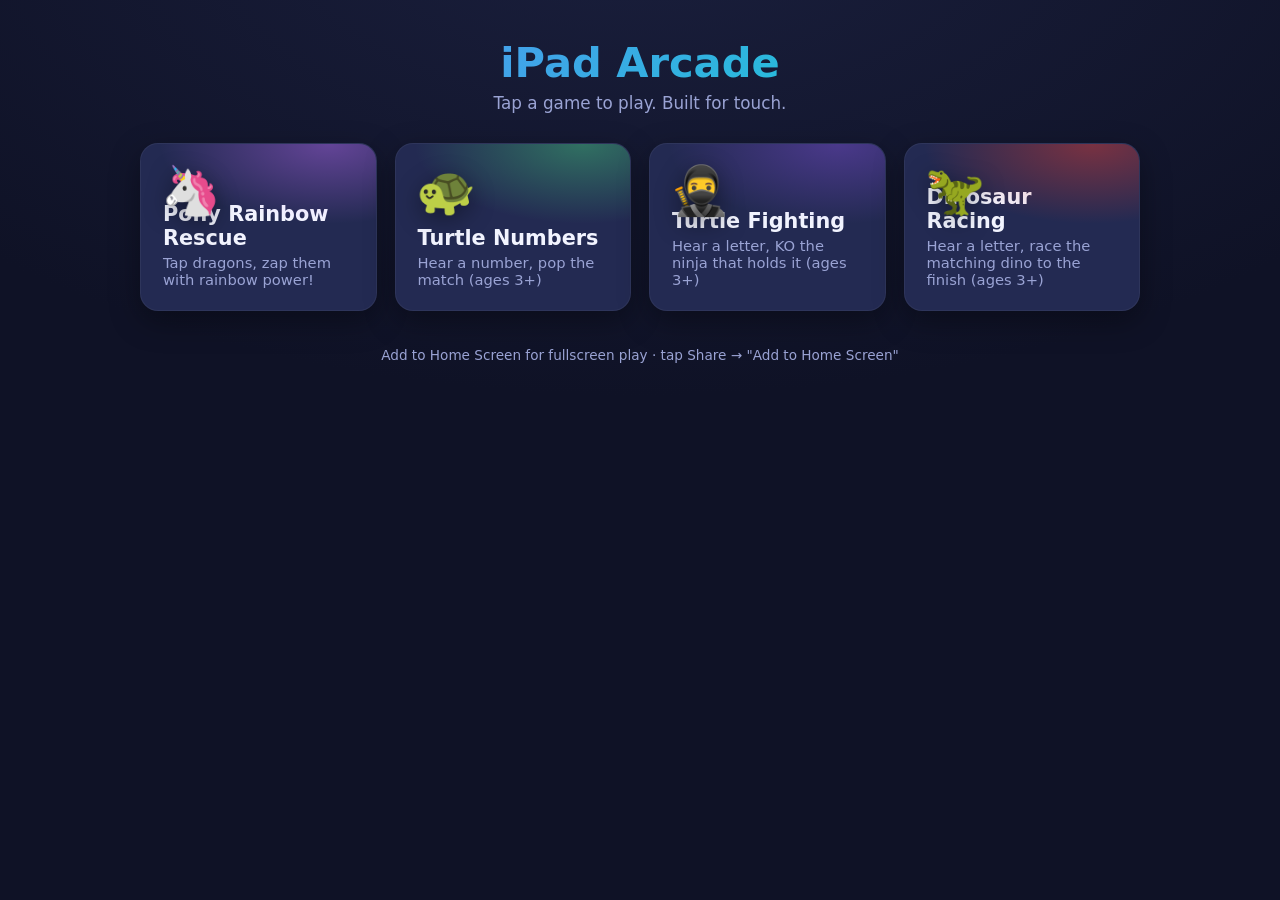
<file: index.html>
<!DOCTYPE html>
<html lang="en">
  <head>
    <meta charset="UTF-8" />
    <!-- Touch / iPad: lock zoom, fill the notch area, enable home-screen fullscreen -->
    <meta
      name="viewport"
      content="width=device-width, initial-scale=1.0, maximum-scale=1.0, user-scalable=no, viewport-fit=cover"
    />
    <meta name="apple-mobile-web-app-capable" content="yes" />
    <meta name="apple-mobile-web-app-status-bar-style" content="black-translucent" />
    <meta name="apple-mobile-web-app-title" content="Arcade" />
    <meta name="theme-color" content="#0f1226" />
    <title>iPad Arcade</title>
    <link rel="stylesheet" href="css/common.css" />
    <style>
      .home {
        flex: 1;
        overflow-y: auto;
        -webkit-overflow-scrolling: touch;
        padding: 28px 22px calc(28px + var(--safe-bottom));
      }
      .hero {
        text-align: center;
        margin: 10px 0 30px;
      }
      .hero h1 {
        font-size: 2.6rem;
        margin: 0 0 6px;
        background: linear-gradient(135deg, var(--accent), var(--accent-2));
        -webkit-background-clip: text;
        background-clip: text;
        -webkit-text-fill-color: transparent;
      }
      .hero p {
        color: var(--text-dim);
        margin: 0;
        font-size: 1.05rem;
      }
      .grid {
        display: grid;
        grid-template-columns: repeat(auto-fill, minmax(220px, 1fr));
        gap: 18px;
        max-width: 1000px;
        margin: 0 auto;
      }
      .card {
        position: relative;
        display: flex;
        flex-direction: column;
        justify-content: flex-end;
        text-decoration: none;
        color: var(--text);
        background: var(--surface);
        border-radius: var(--radius);
        padding: 22px;
        min-height: 168px;
        box-shadow: var(--shadow);
        overflow: hidden;
        transition: transform 0.1s ease, filter 0.2s ease;
        border: 1px solid rgba(255, 255, 255, 0.05);
      }
      .card:active {
        transform: scale(0.96);
        filter: brightness(1.1);
      }
      .card .emoji {
        font-size: 3rem;
        position: absolute;
        top: 18px;
        left: 20px;
        filter: drop-shadow(0 6px 12px rgba(0, 0, 0, 0.4));
      }
      .card h3 {
        margin: 0 0 4px;
        font-size: 1.3rem;
      }
      .card span {
        color: var(--text-dim);
        font-size: 0.92rem;
      }
      .card .hs {
        position: absolute;
        top: 18px;
        right: 18px;
        font-size: 0.8rem;
        background: rgba(0, 0, 0, 0.3);
        padding: 5px 10px;
        border-radius: 999px;
        color: var(--gold);
        font-weight: 600;
      }
      .card .glow {
        position: absolute;
        inset: 0;
        background: radial-gradient(
          120% 80% at 80% 0%,
          var(--accent-glow, rgba(108, 123, 255, 0.25)),
          transparent 60%
        );
        pointer-events: none;
      }
      .empty {
        max-width: 560px;
        margin: 20px auto;
        text-align: center;
        background: var(--surface);
        border: 1px dashed rgba(255, 255, 255, 0.15);
        border-radius: var(--radius);
        padding: 40px 28px;
        color: var(--text-dim);
        line-height: 1.7;
      }
      .empty b {
        color: var(--text);
      }
      .empty code {
        background: rgba(0, 0, 0, 0.35);
        padding: 2px 8px;
        border-radius: 6px;
        color: var(--accent-2);
        font-size: 0.92em;
      }
      footer {
        text-align: center;
        color: var(--text-dim);
        font-size: 0.85rem;
        margin-top: 34px;
        line-height: 1.6;
      }
    </style>
  </head>
  <body>
    <div class="home no-select">
      <div class="hero">
        <h1>iPad Arcade</h1>
        <p>Tap a game to play. Built for touch.</p>
      </div>
      <div class="grid" id="grid"></div>
      <footer>
        Add to Home Screen for fullscreen play ·
        tap Share → "Add to Home Screen"
      </footer>
    </div>

    <script src="js/common.js"></script>
    <script src="js/games.js"></script>
    <script>
      const grid = document.getElementById("grid");

      if (!GAMES.length) {
        grid.innerHTML = `
          <div class="empty">
            <p>No games yet. 🎮</p>
            <p>
              Copy <code>games/_template.html</code> to a new file, then add an
              entry to <code>js/games.js</code> and it'll appear here.
            </p>
          </div>`;
      } else {
        GAMES.forEach((g) => {
          const hs = Arcade.getHighScore(g.id);
          const a = document.createElement("a");
          a.className = "card";
          a.href = g.path;
          if (g.glow) a.style.setProperty("--accent-glow", g.glow);
          a.innerHTML = `
            <div class="glow"></div>
            <div class="emoji">${g.emoji || "🎮"}</div>
            ${hs ? `<div class="hs">★ ${hs}</div>` : ""}
            <h3>${g.title}</h3>
            <span>${g.desc || ""}</span>`;
          grid.appendChild(a);
        });
      }
    </script>
  </body>
</html>
</file>
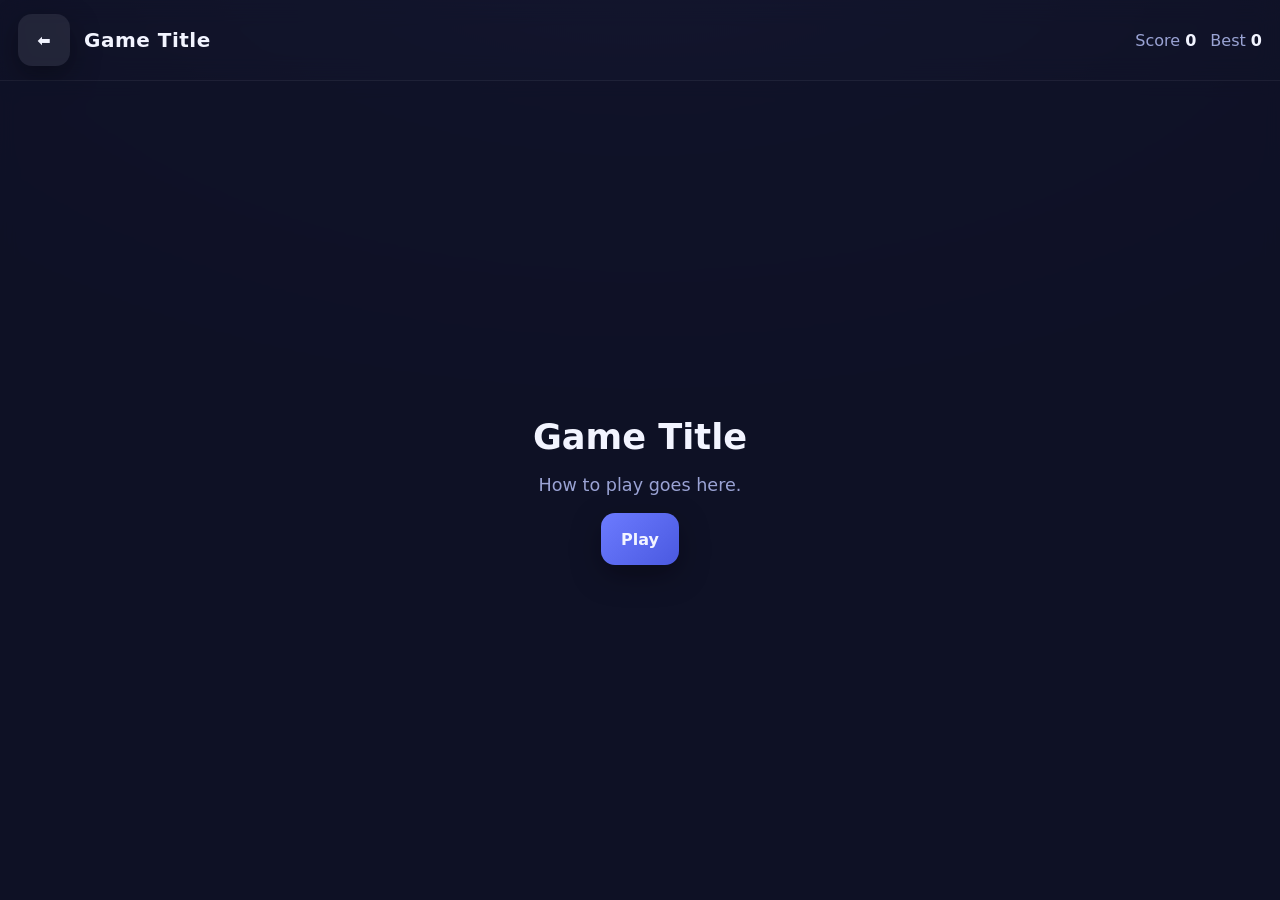
<file: games/_template.html>
<!DOCTYPE html>
<html lang="en">
  <head>
    <meta charset="UTF-8" />
    <!-- Touch / iPad: lock zoom, fill the notch area, enable home-screen fullscreen -->
    <meta
      name="viewport"
      content="width=device-width, initial-scale=1.0, maximum-scale=1.0, user-scalable=no, viewport-fit=cover"
    />
    <meta name="apple-mobile-web-app-capable" content="yes" />
    <meta name="apple-mobile-web-app-status-bar-style" content="black-translucent" />
    <meta name="theme-color" content="#0f1226" />
    <title>Game Title</title>
    <!-- Shared styles live one level up. -->
    <link rel="stylesheet" href="../css/common.css" />
    <style>
      /* ----- Game-specific styles go here ----- */
      #board {
        /* your play surface */
      }
    </style>
  </head>
  <body>
    <!-- Top bar: home button, title, live score. Reuse this on every game. -->
    <header class="app-bar">
      <button class="btn icon ghost" id="homeBtn" aria-label="Home">⬅︎</button>
      <h1>Game Title</h1>
      <div class="spacer"></div>
      <div class="stat">Score <b id="score">0</b></div>
      <div class="stat">Best <b id="best">0</b></div>
    </header>

    <!-- Play area -->
    <main class="stage">
      <div id="board" class="no-select"><!-- render your game here --></div>

      <!-- Start / Game-over overlay -->
      <div class="overlay" id="overlay">
        <h2 id="overlayTitle">Game Title</h2>
        <p id="overlayText">How to play goes here.</p>
        <div class="big-score" id="finalScore" hidden></div>
        <button class="btn primary" id="startBtn">Play</button>
      </div>
    </main>

    <!-- Shared helpers: Arcade.onTap / onSwipe / buzz / high scores -->
    <script src="../js/common.js"></script>
    <script>
      // ---- Change this to a unique id (must match js/games.js) ----
      const GAME_ID = "template";

      const els = {
        board: document.getElementById("board"),
        score: document.getElementById("score"),
        best: document.getElementById("best"),
        overlay: document.getElementById("overlay"),
        overlayTitle: document.getElementById("overlayTitle"),
        overlayText: document.getElementById("overlayText"),
        finalScore: document.getElementById("finalScore"),
        startBtn: document.getElementById("startBtn"),
        homeBtn: document.getElementById("homeBtn"),
      };

      let score = 0;
      let running = false;

      els.best.textContent = Arcade.getHighScore(GAME_ID);

      function setScore(n) {
        score = n;
        els.score.textContent = score;
      }

      function startGame() {
        setScore(0);
        running = true;
        els.overlay.classList.add("hidden");
        // TODO: reset and start your game loop here.
      }

      function endGame() {
        running = false;
        const isRecord = Arcade.setHighScore(GAME_ID, score);
        els.best.textContent = Arcade.getHighScore(GAME_ID);
        els.overlayTitle.textContent = isRecord ? "New Best!" : "Game Over";
        els.overlayText.textContent = "Tap Play to try again.";
        els.finalScore.hidden = false;
        els.finalScore.textContent = score;
        els.startBtn.textContent = "Play again";
        els.overlay.classList.remove("hidden");
      }

      // ---- Input wiring (delete whichever you don't need) ----

      // Tap input (no 300ms delay, no ghost clicks):
      // Arcade.onTap(els.board, (e) => { if (!running) return; /* ... */ });

      // Swipe input (prevents page scroll while swiping the board):
      // Arcade.onSwipe(els.board, (dir) => { if (!running) return; /* dir: up|down|left|right */ });
      // Arcade.bindArrowKeys((dir) => { /* desktop testing */ });

      els.startBtn.addEventListener("click", startGame);
      els.homeBtn.addEventListener("click", Arcade.goHome);
    </script>
  </body>
</html>
</file>
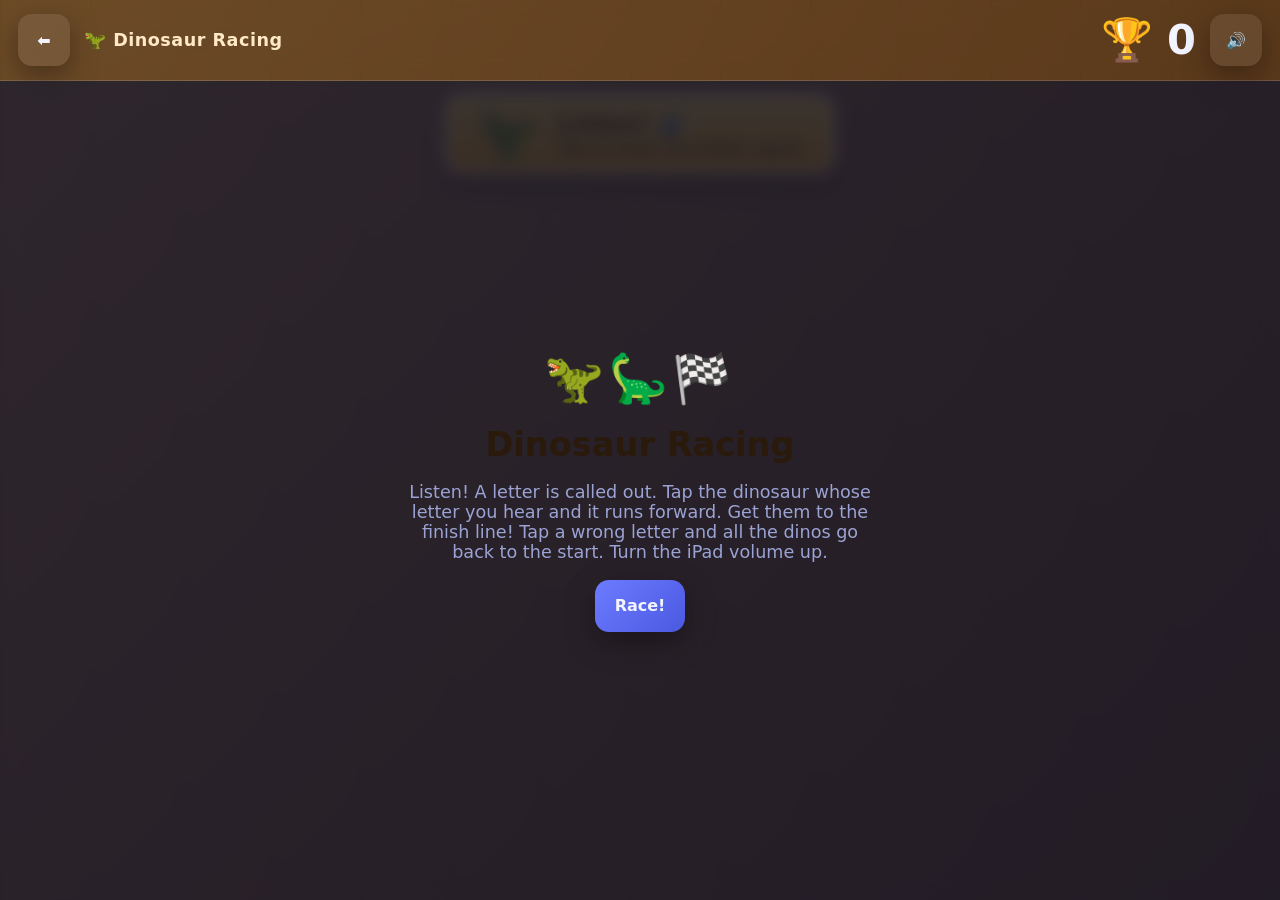
<file: games/dino-racing.html>
<!DOCTYPE html>
<html lang="en">
  <head>
    <meta charset="UTF-8" />
    <meta
      name="viewport"
      content="width=device-width, initial-scale=1.0, maximum-scale=1.0, user-scalable=no, viewport-fit=cover"
    />
    <meta name="apple-mobile-web-app-capable" content="yes" />
    <meta name="apple-mobile-web-app-status-bar-style" content="black-translucent" />
    <meta name="theme-color" content="#8a5a2b" />
    <title>Dinosaur Racing</title>
    <link rel="stylesheet" href="../css/common.css?v=20260607d" />
    <style>
      body {
        /* warm wood floor like the photo */
        background:
          repeating-linear-gradient(
            90deg,
            rgba(0, 0, 0, 0.06) 0 2px,
            transparent 2px 90px
          ),
          linear-gradient(135deg, #c08a4e 0%, #9c6634 55%, #7d4f28 100%);
        color: #2a1a0c;
      }
      .app-bar {
        background: rgba(40, 24, 10, 0.55);
        border-bottom: 1px solid rgba(255, 255, 255, 0.15);
        color: #ffe9c7;
        align-items: center;
      }
      .app-bar h1 { font-size: 1.1rem; }
      .app-bar .stat {
        color: #ffd24d;
        font-size: 2.6rem;
        font-weight: 800;
        line-height: 1;
      }
      .stage {
        flex-direction: column;
        gap: 8px;
        padding: 8px 10px;
        justify-content: flex-start;
      }

      /* ---------- Announcer (big tap-to-replay button) ---------- */
      .caller {
        display: flex;
        align-items: center;
        gap: 16px;
        background: linear-gradient(180deg, #ffd24d 0%, #ffb01f 100%);
        border: 3px solid #fff;
        border-radius: 20px;
        padding: 12px 28px;
        cursor: pointer;
        margin: 4px auto 2px;
        box-shadow: 0 6px 0 rgba(120, 70, 0, 0.35), 0 10px 20px rgba(0, 0, 0, 0.35);
        transition: transform 0.08s ease, box-shadow 0.08s ease;
        -webkit-tap-highlight-color: transparent;
        user-select: none;
        -webkit-user-select: none;
      }
      .caller:active {
        transform: translateY(4px);
        box-shadow: 0 2px 0 rgba(120, 70, 0, 0.35), 0 5px 10px rgba(0, 0, 0, 0.35);
      }
      .caller .face {
        font-size: 52px;
        line-height: 1;
        transform-origin: center bottom;
      }
      .caller.speaking .face { animation: callBounce 0.42s ease 2; }
      @keyframes callBounce {
        0%, 100% { transform: translateY(0) rotate(0); }
        50% { transform: translateY(-8px) rotate(-6deg); }
      }
      .caller .label {
        font-weight: 900;
        font-size: 1.5rem;
        color: #5a3b00;
        line-height: 1.1;
      }
      .caller .sub {
        font-weight: 700;
        font-size: 1rem;
        color: #6b4a00;
        opacity: 0.95;
      }

      /* ---------- Vertical race (dinos climb their blue track) ---------- */
      .race {
        position: relative;
        flex: 1 1 auto; /* fill all remaining height */
        width: 100%;
        max-width: 920px;
        margin: 2px auto 4px;
        display: flex;
        gap: clamp(5px, 1.4vw, 12px);
        align-items: stretch;
        min-height: 0;
      }
      .lane {
        flex: 1 1 0;
        min-width: 0;
        display: flex;
        flex-direction: column;
        cursor: pointer;
        touch-action: manipulation;
      }
      .lane.bad .track { animation: laneShake 0.4s; }
      @keyframes laneShake {
        0%, 100% { transform: translateX(0); }
        25% { transform: translateX(-5px); }
        75% { transform: translateX(5px); }
      }

      /* the blue track: a clear column of stepping squares */
      .track {
        position: relative;
        flex: 1 1 auto;
        min-height: 0;
        border-radius: 14px;
        background: linear-gradient(180deg, #dcefff 0%, #b6e2fb 100%);
        border: 3px solid #7fb8e6;
        box-shadow: inset 0 0 0 2px rgba(255, 255, 255, 0.5),
          0 8px 18px rgba(0, 0, 0, 0.3);
        display: flex;
        flex-direction: column-reverse; /* square 0 sits at the bottom */
        padding: 6px;
        gap: 6px;
        overflow: hidden;
      }
      .cell {
        flex: 1 1 0;
        border-radius: 10px;
        background: rgba(255, 255, 255, 0.45);
        border: 2px dashed rgba(90, 147, 207, 0.7);
      }
      .cell.finish {
        border: 2px solid #ffd24d;
        background-color: #fff;
        background-image:
          linear-gradient(45deg, #222 25%, transparent 25%),
          linear-gradient(-45deg, #222 25%, transparent 25%),
          linear-gradient(45deg, transparent 75%, #222 75%),
          linear-gradient(-45deg, transparent 75%, #222 75%);
        background-size: 14px 14px;
        background-position: 0 0, 0 7px, 7px -7px, -7px 0;
      }
      .dino {
        position: absolute;
        left: 50%;
        top: 50%;
        font-size: clamp(26px, 6vw, 52px);
        transform: translate(-50%, -50%);
        transition: top 0.5s cubic-bezier(0.34, 1.35, 0.5, 1);
        will-change: top;
        z-index: 3;
        filter: saturate(1.3);
        pointer-events: none;
      }
      .dino.run { animation: run 0.5s ease; }
      @keyframes run {
        0%, 100% { margin-top: 0; }
        50% { margin-top: -10px; }
      }
      .crown {
        position: absolute;
        top: -20px;
        left: 50%;
        transform: translateX(-50%);
        font-size: 20px;
        opacity: 0;
        transition: opacity 0.25s ease;
      }
      .lane.win .crown { opacity: 1; }
      .lane.win .track {
        border-color: #ffd24d;
        box-shadow: inset 0 0 0 2px rgba(255, 210, 77, 0.7),
          0 0 20px rgba(255, 210, 77, 0.6);
      }

      /* letter card at the bottom of each dino's track (like the photo) */
      .card {
        flex: 0 0 auto;
        margin-top: 6px;
        height: clamp(38px, 6.5vh, 58px);
        border-radius: 12px;
        background: linear-gradient(180deg, #d6eefb 0%, #a9d4ee 100%);
        border: 2px solid #fff;
        box-shadow: 0 4px 0 rgba(0, 0, 0, 0.2), 0 6px 12px rgba(0, 0, 0, 0.25);
        display: flex;
        align-items: center;
        justify-content: center;
        color: #15445f;
        font-weight: 900;
        font-size: clamp(20px, 5.5vw, 38px);
        line-height: 1;
        text-shadow: 0 1px 0 rgba(255, 255, 255, 0.6);
      }
      .lane.win .card {
        background: linear-gradient(180deg, #fff1b8 0%, #ffd24d 100%);
        color: #7a5200;
      }

      .pop-emoji {
        position: fixed;
        font-size: 30px;
        z-index: 200;
        pointer-events: none;
        animation: floatUp 1s ease forwards;
      }
      @keyframes floatUp {
        0% { transform: translate(0, 0) scale(0.5); opacity: 0; }
        15% { opacity: 1; }
        100% { transform: translate(var(--dx, 0), -120px) scale(1.2); opacity: 0; }
      }

      .confetti {
        position: fixed;
        top: -34px;
        z-index: 250;
        pointer-events: none;
        animation: confettiFall var(--dur, 2.4s) linear forwards;
      }
      @keyframes confettiFall {
        0% { transform: translateY(0) rotate(0); opacity: 0; }
        10% { opacity: 1; }
        100% { transform: translateY(112vh) rotate(540deg); opacity: 1; }
      }

      .overlay h2 { font-size: 2.1rem; }
      #emojiRow { font-size: 3rem; letter-spacing: 4px; }

      /* ---------- Big letter reveal (celebration on a correct tap) ---------- */
      .letter-reveal {
        position: fixed;
        inset: 0;
        z-index: 300;
        display: none;
        align-items: center;
        justify-content: center;
        background: rgba(20, 12, 4, 0);
        pointer-events: none; /* taps are locked during the reveal anyway */
        transition: background 0.25s ease;
      }
      .letter-reveal.show {
        display: flex;
        background: rgba(20, 12, 4, 0.45);
      }
      .letter-reveal.out { background: rgba(20, 12, 4, 0); }
      /* Same warm card vibe as the lane letter cards, but huge. */
      .letter-reveal-card {
        width: min(60vw, 44vh);
        height: min(60vw, 44vh);
        border-radius: 32px;
        background: linear-gradient(180deg, #fff1b8 0%, #ffd24d 100%);
        border: 6px solid #fff;
        box-shadow: 0 12px 0 rgba(120, 70, 0, 0.35), 0 18px 44px rgba(0, 0, 0, 0.5);
        display: flex;
        align-items: center;
        justify-content: center;
        color: #7a5200;
        font-weight: 900;
        font-size: min(42vw, 32vh);
        line-height: 1;
        text-shadow: 0 3px 0 rgba(255, 255, 255, 0.6);
        transform: scale(0.5);
        opacity: 0;
      }
      .letter-reveal.in .letter-reveal-card {
        animation: revealPop 0.32s cubic-bezier(0.34, 1.56, 0.5, 1) forwards;
      }
      .letter-reveal.out .letter-reveal-card {
        animation: revealOut 0.25s ease forwards;
      }
      @keyframes revealPop {
        0% { transform: scale(0.5); opacity: 0; }
        70% { transform: scale(1.08); opacity: 1; }
        100% { transform: scale(1); opacity: 1; }
      }
      @keyframes revealOut {
        0% { transform: scale(1); opacity: 1; }
        100% { transform: scale(0.6); opacity: 0; }
      }

      /* ---------- Audio debug badge (only shown with ?debug=1) ---------- */
      .audio-debug {
        position: fixed;
        left: 6px;
        bottom: 6px;
        z-index: 9999;
        max-width: 96vw;
        font: 600 11px/1.35 ui-monospace, Menlo, Consolas, monospace;
        color: #eaffea;
        background: rgba(0, 0, 0, 0.62);
        border: 1px solid rgba(255, 255, 255, 0.25);
        border-radius: 8px;
        padding: 4px 8px;
        white-space: pre-wrap;
        word-break: break-word;
        pointer-events: none;
        display: none;
      }
      .audio-debug.on { display: block; }
    </style>
  </head>
  <body>
    <header class="app-bar">
      <button class="btn icon ghost" id="homeBtn" aria-label="Home">⬅︎</button>
      <h1>🦖 Dinosaur Racing</h1>
      <div class="spacer"></div>
      <div class="stat">🏆 <b id="score">0</b></div>
      <button class="btn icon ghost" id="replayBtn" aria-label="Say it again">🔊</button>
    </header>

    <main class="stage no-select">
      <div class="caller" id="caller" role="button" aria-label="Hear the letter again">
        <div class="face" id="callerFace">🦖</div>
        <div>
          <div class="label" id="callerLabel">Listen! 🔊</div>
          <div class="sub">Tap to hear the letter again</div>
        </div>
      </div>

      <div class="race" id="race"></div>

      <div class="overlay" id="overlay">
        <div id="emojiRow">🦖🦕🏁</div>
        <h2>Dinosaur Racing</h2>
        <p>
          Listen! A letter is called out. Tap the dinosaur whose letter you hear
          and it runs forward. Get them to the finish line! Tap a wrong letter
          and all the dinos go back to the start. Turn the iPad volume up.
        </p>
        <button class="btn primary" id="startBtn">Race!</button>
      </div>
    </main>

    <div id="letterReveal" class="letter-reveal" aria-hidden="true">
      <div class="letter-reveal-card"><span id="letterRevealGlyph">A</span></div>
    </div>

    <div id="audioDebug" class="audio-debug" aria-hidden="true"></div>

    <script src="../js/common.js?v=20260607d"></script>
    <script>
      const GAME_ID = "dino-racing";
      const LANES = 7;
      const CELLS = 6; // squares per track; the top one is the finish
      const WIN = CELLS - 1; // reach the top square to win

      // base dino emojis + a hue shift so each racer is a different color
      const DINO_STYLES = [
        { e: "🦖", hue: 0, name: "Rex" },
        { e: "🦕", hue: 45, name: "Sunny" },
        { e: "🦖", hue: 95, name: "Fern" },
        { e: "🦕", hue: 150, name: "Misty" },
        { e: "🦖", hue: 205, name: "Sky" },
        { e: "🦕", hue: 265, name: "Violet" },
        { e: "🦖", hue: 315, name: "Rosie" },
      ];
      const ALPHABET = "ABCDEFGHIJKLMNOPQRSTUVWXYZ".split("");

      // Shared positive-reinforcement clips (audio/praise/), played on a correct
      // letter tap. Keys must match the praise manifest + the generators.
      const PRAISE_KEYS = ["praise_1", "praise_2", "praise_3", "praise_4", "praise_5"];
      const PRAISE_TEXT = {
        praise_1: "Great job!",
        praise_2: "Way to go!",
        praise_3: "You did it!",
        praise_4: "Awesome work!",
        praise_5: "Super star!",
      };
      let lastPraiseIdx = -1; // avoid immediate back-to-back repeats

      const els = {
        score: document.getElementById("score"),
        race: document.getElementById("race"),
        caller: document.getElementById("caller"),
        callerFace: document.getElementById("callerFace"),
        callerLabel: document.getElementById("callerLabel"),
        overlay: document.getElementById("overlay"),
        startBtn: document.getElementById("startBtn"),
        homeBtn: document.getElementById("homeBtn"),
        replayBtn: document.getElementById("replayBtn"),
      };

      let lanes = []; // {letter, progress, laneEl, dinoEl}
      let target = "A";
      let score = 0; // races won
      let busy = false;
      let started = false;

      // ---------- Bind essential input FIRST ----------
      // The Start tap and the Back button must be wired before any non-essential
      // setup (audio/speech) that could throw — otherwise a single init exception
      // would leave the whole page unresponsive (both controls dead). The handlers
      // reference hoisted functions and state that's only used on interaction, so
      // running this before the rest of init is safe.
      if (els.startBtn) els.startBtn.addEventListener("click", startGame);
      if (els.homeBtn) els.homeBtn.addEventListener("click", Arcade.goHome);
      if (els.replayBtn)
        els.replayBtn.addEventListener("click", () => started && sayLetter());
      if (els.caller) Arcade.onTap(els.caller, () => started && sayLetter());
      els.score.textContent = Arcade.getHighScore(GAME_ID);

      // keep dinos centered in their squares if the screen rotates/resizes
      let resizeT = null;
      window.addEventListener("resize", () => {
        clearTimeout(resizeT);
        resizeT = setTimeout(() => started && positionAll(false), 150);
      });

      const randInt = (a, b) => a + Math.floor(Math.random() * (b - a + 1));
      function shuffle(arr) {
        for (let i = arr.length - 1; i > 0; i--) {
          const j = Math.floor(Math.random() * (i + 1));
          [arr[i], arr[j]] = [arr[j], arr[i]];
        }
        return arr;
      }

      // ---------- Speech (fallback only, when a pre-recorded clip is missing) ----------
      // No user-facing picker: auto-pick a sensible default English voice.
      let voice = null;
      function pickDefaultVoice() {
        if (!("speechSynthesis" in window)) return;
        const all = speechSynthesis.getVoices() || [];
        const en = all.filter((v) => /^en/i.test(v.lang));
        voice =
          en.find((v) => /premium|enhanced|neural|natural/i.test(v.name + v.voiceURI)) ||
          en[0] ||
          null;
      }
      try {
        if ("speechSynthesis" in window) {
          pickDefaultVoice();
          speechSynthesis.onvoiceschanged = pickDefaultVoice;
        }
      } catch (e) {
        /* speech is an optional fallback; never let it block init */
      }
      let speakClear = null;
      // onEnd (optional) fires when the utterance finishes (or can't be spoken),
      // so callers can sequence the next prompt after the speech fallback.
      function speak(text, { rate = 0.85, pitch = 1.05, onEnd = null } = {}) {
        if (!("speechSynthesis" in window)) {
          if (onEnd) onEnd();
          return;
        }
        try {
          speechSynthesis.cancel();
          const u = new SpeechSynthesisUtterance(text);
          if (voice) {
            u.voice = voice;
            u.lang = voice.lang;
          } else {
            u.lang = "en-US";
          }
          u.rate = rate;
          u.pitch = pitch;
          u.volume = 1;
          els.caller.classList.add("speaking");
          u.onend = () => {
            els.caller.classList.remove("speaking");
            if (onEnd) onEnd();
          };
          clearTimeout(speakClear);
          speakClear = setTimeout(() => els.caller.classList.remove("speaking"), 1600);
          speechSynthesis.speak(u);
        } catch (e) {
          if (onEnd) onEnd();
        }
      }
      // ---------- Pre-recorded audio (with speechSynthesis fallback) ----------
      // Letters/prompts come from the shared letters library (../audio/letters/);
      // praise clips from the shared praise library (../audio/praise/); win +
      // back-to-start clips are game-specific (../audio/dino/). The bank merges
      // all by key, so play("find_A")/play("praise_3") resolve from the shared
      // libraries and play("win_rex") from the dino folder.
      // Non-essential: wrapped so any failure here (a missing/old AudioBank API,
      // a throwing Audio constructor, etc.) can never abort init and leave the
      // Start/Back controls unbound. On failure the game falls back to speech.
      let audioBank = null;
      try {
        audioBank = Arcade.AudioBank({
          dirs: ["../audio/letters/", "../audio/praise/", "../audio/dino/"],
        });
        audioBank.load(); // safe if the manifest/files don't exist yet
      } catch (e) {
        audioBank = null;
      }

      // ---------- On-screen audio debug badge (only with ?debug=1) ----------
      // We can't see iPad Safari's console, so surface the audio ground truth on
      // screen: whether speech exists, whether the bank loaded, how many clips,
      // the last announce() decision (CLIP vs SPEECH), and the last audio error.
      const DEBUG = new URLSearchParams(location.search).get("debug") === "1";
      const dbg = (() => {
        const el = document.getElementById("audioDebug");
        let lastKey = "-";
        let lastMode = "-";
        function render() {
          if (!DEBUG || !el) return;
          const tts = "speechSynthesis" in window ? "y" : "n";
          const bank = audioBank ? "y" : "n";
          const loaded = audioBank ? (audioBank.loaded ? "y" : "n") : "-";
          const size = audioBank ? audioBank.size : 0;
          const ver = audioBank ? audioBank.version : "-";
          const url = (audioBank && audioBank.lastUrl) || "-";
          const code = audioBank && audioBank.lastErrorCode != null ? audioBank.lastErrorCode : "-";
          const name = (audioBank && audioBank.lastErrorName) || "";
          const err = (audioBank && audioBank.lastError) || "-";
          el.textContent =
            `tts:${tts} bank:${bank} loaded:${loaded} clips:${size} v:${ver}\n` +
            `last:${lastMode} ${lastKey}\n` +
            `url:${url}\n` +
            `errCode:${code} ${name}\nerr:${err}`;
        }
        function note(key, mode) {
          lastKey = key;
          lastMode = mode;
          render();
        }
        if (DEBUG && el) {
          el.classList.add("on");
          render();
          setInterval(render, 700); // reflect async load + late errors
        }
        return { note, render };
      })();

      // Try the pre-recorded clip first; fall back to the spoken voice.
      // Optional onDone fires exactly once when the audio finishes — via the
      // clip's onended, the speech fallback's utterance end, or a safety timeout
      // — so callers can sequence the NEXT prompt without overlapping the single
      // shared audio element. The `fallback` receives onDone so the speech path
      // can wire it to the utterance's onend.
      function announce(key, fallback, onDone) {
        let finished = false;
        const finish = () => {
          if (finished) return;
          finished = true;
          if (onDone) onDone();
        };
        const done = () => els.caller.classList.remove("speaking");
        let safety = null;
        if (
          audioBank &&
          audioBank.play(key, () => {
            done();
            clearTimeout(safety);
            finish();
          })
        ) {
          els.caller.classList.add("speaking");
          clearTimeout(speakClear);
          speakClear = setTimeout(done, 2500); // visual safety if 'ended' never fires
          if (onDone) safety = setTimeout(finish, 1500); // never stall the next prompt
          dbg.note(key, "CLIP");
          return true;
        }
        fallback(finish); // speech path: fallback should pass finish as onEnd
        if (onDone) safety = setTimeout(finish, 1500);
        dbg.note(key, "SPEECH");
        return false;
      }

      function sayTarget() {
        announce("find_" + target, () =>
          speak("Find Letter " + target, { rate: 0.5, pitch: 1.05 })
        );
      }
      function sayLetter() {
        announce("letter_" + target, () => speak(target, { rate: 0.5, pitch: 1.05 }));
      }
      // Play a random praise clip (clip-first, speech-fallback). `onDone` runs
      // after it finishes so the next letter prompt never overlaps the single
      // shared audio element.
      function sayPraise(onDone) {
        let i = randInt(0, PRAISE_KEYS.length - 1);
        if (PRAISE_KEYS.length > 1 && i === lastPraiseIdx) {
          i = (i + 1) % PRAISE_KEYS.length;
        }
        lastPraiseIdx = i;
        const key = PRAISE_KEYS[i];
        announce(
          key,
          (onEnd) => speak(PRAISE_TEXT[key], { rate: 0.8, pitch: 1.2, onEnd }),
          onDone
        );
      }

      // ---------- Celebration ----------
      function celebrateAt(cx, cy, emojis, count) {
        for (let i = 0; i < count; i++) {
          const s = document.createElement("div");
          s.className = "pop-emoji";
          s.textContent = emojis[i % emojis.length];
          s.style.left = cx + "px";
          s.style.top = cy + "px";
          s.style.setProperty("--dx", randInt(-80, 80) + "px");
          document.body.appendChild(s);
          setTimeout(() => s.remove(), 1050);
        }
      }

      // Big centered letter reveal on a correct tap: pop in, hold ~1s, pop out,
      // then call onHidden(). Self-contained; safe if the elements are missing.
      const revealEl = document.getElementById("letterReveal");
      const revealGlyph = document.getElementById("letterRevealGlyph");
      let revealTimers = [];
      function revealLetter(letter, onHidden) {
        if (!revealEl || !revealGlyph) {
          if (onHidden) onHidden();
          return;
        }
        revealTimers.forEach(clearTimeout);
        revealTimers = [];
        revealGlyph.textContent = letter;
        revealEl.classList.remove("out");
        revealEl.classList.add("show", "in");
        const IN = 320;
        const HOLD = 1000;
        const OUT = 250;
        revealTimers.push(
          setTimeout(() => {
            revealEl.classList.remove("in");
            revealEl.classList.add("out");
          }, IN + HOLD)
        );
        revealTimers.push(
          setTimeout(() => {
            revealEl.classList.remove("show", "out");
            if (onHidden) onHidden();
          }, IN + HOLD + OUT)
        );
      }

      // Falling confetti for a fixed duration (used when the next round starts).
      const CONFETTI = ["🎉", "🎊", "⭐", "✨", "🦖", "🦕", "🏆", "💚", "💛", "🧡"];
      let confettiTimer = null;
      function spawnConfettiPiece() {
        const c = document.createElement("div");
        c.className = "confetti";
        c.textContent = CONFETTI[randInt(0, CONFETTI.length - 1)];
        c.style.left = randInt(0, Math.max(0, window.innerWidth - 24)) + "px";
        c.style.setProperty("--dur", (1.8 + Math.random() * 1.4).toFixed(2) + "s");
        c.style.fontSize = randInt(20, 34) + "px";
        document.body.appendChild(c);
        setTimeout(() => c.remove(), 3600);
      }
      function runConfetti(ms) {
        const end = Date.now() + ms;
        clearInterval(confettiTimer);
        confettiTimer = setInterval(() => {
          if (Date.now() >= end) {
            clearInterval(confettiTimer);
            confettiTimer = null;
            return;
          }
          for (let i = 0; i < 6; i++) spawnConfettiPiece();
        }, 140);
      }

      // ---------- Build & position the race ----------
      // Centre the dino inside the square at its current progress (never on a line).
      function positionDino(lane, animate) {
        const cell = lane.cells[lane.progress];
        if (!cell) return;
        const top = cell.offsetTop + cell.offsetHeight / 2; // px within the track
        if (!animate) lane.dinoEl.style.transition = "none";
        lane.dinoEl.style.top = top + "px";
        if (!animate) {
          void lane.dinoEl.offsetWidth;
          lane.dinoEl.style.transition = "";
        }
      }
      function positionAll(animate) {
        lanes.forEach((l) => positionDino(l, animate));
      }
      function buildRace() {
        const letters = shuffle(ALPHABET.slice()).slice(0, LANES).sort();
        const styles = shuffle(DINO_STYLES.slice());
        els.race.innerHTML = "";
        lanes = letters.map((letter, i) => {
          const laneEl = document.createElement("div");
          laneEl.className = "lane";

          const track = document.createElement("div");
          track.className = "track";

          // squares from bottom (0) to top (CELLS-1 = finish). column-reverse
          // means the first DOM child renders at the bottom.
          const cells = [];
          for (let c = 0; c < CELLS; c++) {
            const cell = document.createElement("div");
            cell.className = "cell" + (c === WIN ? " finish" : "");
            track.appendChild(cell);
            cells.push(cell);
          }

          const dino = document.createElement("div");
          dino.className = "dino";
          dino.textContent = styles[i].e;
          dino.style.filter = "saturate(1.3) hue-rotate(" + styles[i].hue + "deg)";

          const crown = document.createElement("div");
          crown.className = "crown";
          crown.textContent = "👑";
          dino.appendChild(crown);
          track.appendChild(dino);

          const card = document.createElement("div");
          card.className = "card";
          card.textContent = letter;
          card.dataset.letter = letter;

          laneEl.appendChild(track);
          laneEl.appendChild(card);
          els.race.appendChild(laneEl);

          const lane = { letter, progress: 0, laneEl, dinoEl: dino, cells, cardEl: card, dinoName: styles[i].name };
          Arcade.onTap(laneEl, () => choose(lane));
          return lane;
        });
        // wait for layout, then drop each dino into its starting square
        requestAnimationFrame(() => positionAll(false));
      }

      function resetPositions() {
        lanes.forEach((l) => {
          l.progress = 0;
          l.laneEl.classList.remove("win");
          positionDino(l, true);
        });
      }

      // Quickly reorder only the letter cards between columns (dinos stay put).
      function shuffleLetters() {
        if (lanes.length < 2) return;
        const cards = lanes.map((l) => l.cardEl);
        const firstLeft = new Map();
        cards.forEach((c) => firstLeft.set(c, c.getBoundingClientRect().left));
        const shuffled = shuffle(cards.slice());
        // drop each shuffled card into a lane, and let the lane adopt its letter
        lanes.forEach((l, i) => {
          const card = shuffled[i];
          l.laneEl.appendChild(card); // moves card to this column's bottom
          l.cardEl = card;
          l.letter = card.dataset.letter;
        });
        // FLIP: jump each card back to its old x, then slide to the new one
        lanes.forEach((l) => {
          const dx = firstLeft.get(l.cardEl) - l.cardEl.getBoundingClientRect().left;
          l.cardEl.style.transition = "none";
          l.cardEl.style.transform = "translateX(" + dx + "px)";
        });
        void els.race.offsetWidth; // flush
        lanes.forEach((l) => {
          l.cardEl.style.transition = "transform 0.25s ease";
          l.cardEl.style.transform = "";
        });
      }

      function pickTarget() {
        target = lanes[randInt(0, lanes.length - 1)].letter;
      }

      function newRound() {
        busy = false;
        pickTarget();
        els.callerLabel.textContent = "Listen! 🔊";
        sayTarget();
      }

      function advance(lane) {
        lane.progress++;
        positionDino(lane, true);
        lane.dinoEl.classList.remove("run");
        void lane.dinoEl.offsetWidth;
        lane.dinoEl.classList.add("run");
        const r = lane.dinoEl.getBoundingClientRect();
        celebrateAt(r.left + r.width / 2, r.top, ["✨", "💨", "⭐"], 4);
        if (lane.progress >= WIN) winRace(lane);
      }

      function winRace(lane) {
        busy = true;
        lane.laneEl.classList.add("win");
        score++;
        els.score.textContent = score;
        Arcade.setHighScore(GAME_ID, score);
        const r = lane.dinoEl.getBoundingClientRect();
        celebrateAt(r.left + r.width / 2, r.top, ["🏆", "🎉", "⭐", "🦖", "🎊"], 14);
        els.callerLabel.textContent = "🏆 " + lane.dinoName + " wins!";
        announce("win_" + lane.dinoName.toLowerCase(), () =>
          speak(lane.dinoName + " wins the race! Hooray!", { rate: 0.72, pitch: 1.15 })
        );
        setTimeout(() => {
          buildRace();
          newRound();
          runConfetti(3000); // 3 seconds of confetti once the next round starts
        }, 2400);
      }

      function choose(lane) {
        if (busy || !started) return;
        busy = true; // lock out double-taps until the next prompt
        if (lane.letter === target) {
          Arcade.buzz(20);
          const won = target; // the letter to showcase (current target)
          advance(lane); // winRace (if it triggers) keeps busy = true
          if (lane.progress < WIN) {
            els.callerLabel.textContent = "Great! 🌟";
            // Celebrate: pop the big letter up while a random praise clip plays.
            // Defer shuffle + the next prompt until BOTH the ~1s reveal hold AND
            // the praise audio have finished. busy stays true the whole time so
            // taps are locked; newRound() fires exactly once (guarded), with a
            // safety timeout so it can never stall.
            let advanced = false;
            let remaining = 2; // [reveal hidden, praise ended]
            const nextRound = () => {
              if (advanced) return;
              advanced = true;
              clearTimeout(revealSafety);
              shuffleLetters();
              if (started) newRound(); // clears busy
            };
            const step = () => {
              if (!advanced && --remaining <= 0) nextRound();
            };
            const revealSafety = setTimeout(nextRound, 3000); // never stall
            revealLetter(won, step); // pop in / hold ~1s / out -> step()
            sayPraise(step); // praise audio -> step()
          }
        } else {
          Arcade.buzz(60);
          lane.laneEl.classList.add("bad");
          setTimeout(() => lane.laneEl.classList.remove("bad"), 420);
          els.callerLabel.textContent = "Oops! Everyone back to start!";
          announce("back_to_start", () =>
            speak("Oh no! Back to start!", { rate: 0.72, pitch: 1.0 })
          );
          resetPositions();
          shuffleLetters();
          setTimeout(() => {
            els.callerLabel.textContent = "Listen! 🔊";
            sayTarget();
            busy = false;
          }, 1700);
        }
      }

      // ---------- Controls ----------
      function startGame() {
        started = true;
        score = 0;
        els.score.textContent = score;
        els.overlay.classList.add("hidden");
        if (audioBank) audioBank.unlock(); // iOS: prime clips inside the user gesture
        buildRace();
        newRound();
      }

    </script>
  </body>
</html>
</file>
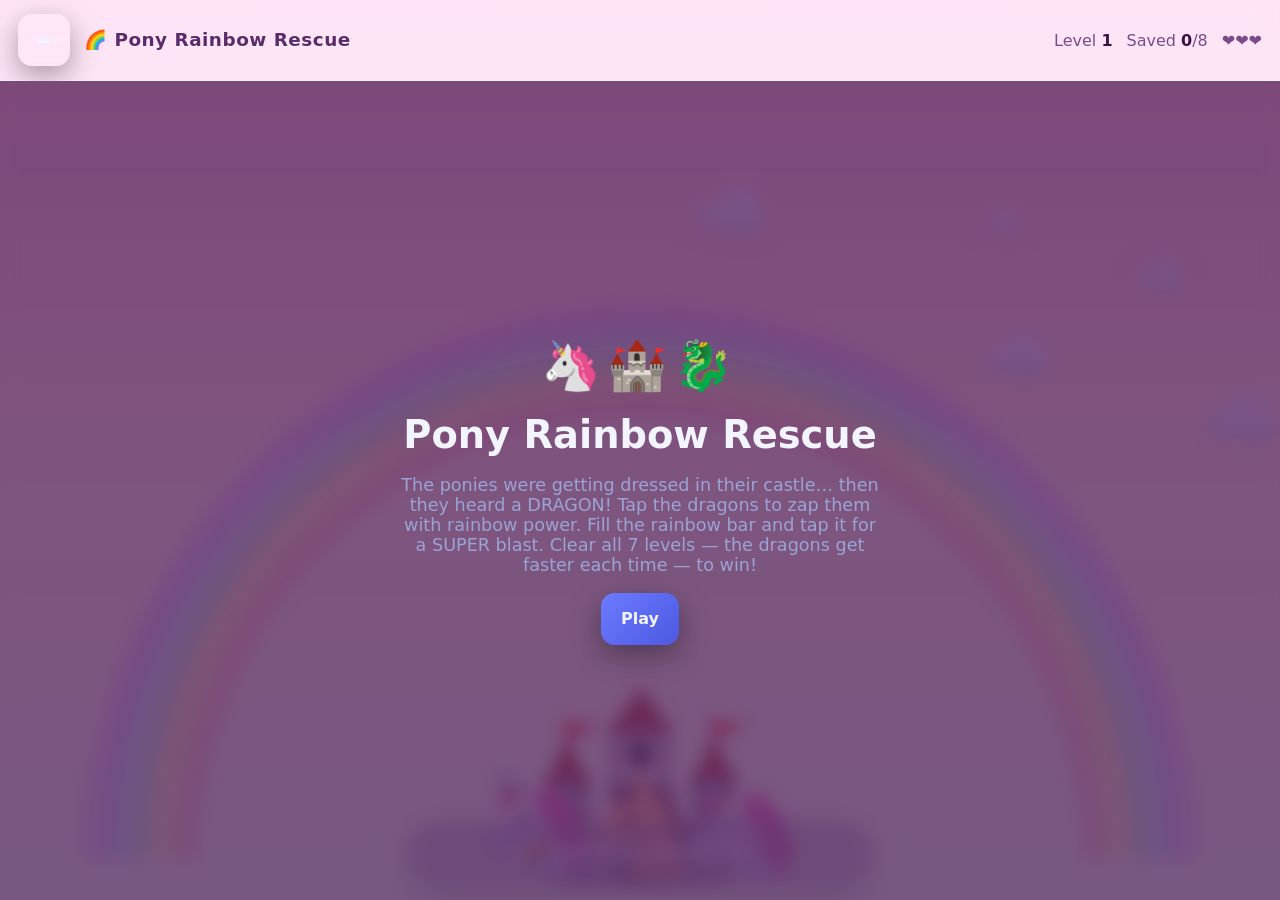
<file: games/pony-rainbow.html>
<!DOCTYPE html>
<html lang="en">
  <head>
    <meta charset="UTF-8" />
    <meta
      name="viewport"
      content="width=device-width, initial-scale=1.0, maximum-scale=1.0, user-scalable=no, viewport-fit=cover"
    />
    <meta name="apple-mobile-web-app-capable" content="yes" />
    <meta name="apple-mobile-web-app-status-bar-style" content="black-translucent" />
    <meta name="theme-color" content="#ff9ed2" />
    <title>Pony Rainbow Rescue</title>
    <link rel="stylesheet" href="../css/common.css" />
    <style>
      body {
        /* Soft candy sky behind the canvas. */
        background: linear-gradient(180deg, #ffd6f0 0%, #d9e7ff 100%);
      }
      .app-bar {
        background: rgba(255, 255, 255, 0.35);
        border-bottom: 1px solid rgba(255, 255, 255, 0.5);
        color: #5a2a6b;
      }
      .app-bar h1 {
        font-size: 1.15rem;
        text-shadow: 0 1px 0 rgba(255, 255, 255, 0.6);
      }
      .app-bar .stat {
        color: #7a4a8c;
      }
      .app-bar .stat b {
        color: #3a1147;
      }
      .stage {
        padding: 0;
      }
      #game {
        position: absolute;
        inset: 0;
        width: 100%;
        height: 100%;
        display: block;
        touch-action: none; /* we handle all touches ourselves */
      }

      /* ----- Rainbow Power button (bottom center) ----- */
      .power-wrap {
        position: absolute;
        left: 50%;
        bottom: calc(16px + var(--safe-bottom));
        transform: translateX(-50%);
        z-index: 20;
        width: min(78%, 460px);
        pointer-events: none;
      }
      .power-btn {
        pointer-events: auto;
        position: relative;
        width: 100%;
        height: 62px;
        border: none;
        border-radius: 999px;
        font: inherit;
        font-weight: 800;
        font-size: 1.1rem;
        letter-spacing: 0.5px;
        color: #fff;
        text-shadow: 0 2px 4px rgba(0, 0, 0, 0.35);
        background: rgba(120, 120, 140, 0.45);
        overflow: hidden;
        cursor: pointer;
        box-shadow: 0 8px 24px rgba(0, 0, 0, 0.25);
        transition: transform 0.1s ease;
        -webkit-tap-highlight-color: transparent;
      }
      .power-btn .fill {
        position: absolute;
        inset: 0;
        width: 0%;
        background: linear-gradient(
          90deg,
          #ff5d6c,
          #ffb24d,
          #ffe24d,
          #45d97a,
          #4dd2ff,
          #6c7bff,
          #c46cff
        );
        transition: width 0.18s ease;
      }
      .power-btn .label {
        position: relative;
        z-index: 1;
      }
      .power-btn.ready {
        animation: pulse 0.8s ease-in-out infinite;
        box-shadow: 0 0 0 4px rgba(255, 255, 255, 0.6),
          0 10px 30px rgba(196, 108, 255, 0.6);
      }
      .power-btn.ready:active {
        transform: scale(0.95);
      }
      @keyframes pulse {
        0%,
        100% {
          transform: scale(1);
        }
        50% {
          transform: scale(1.05);
        }
      }
      .power-btn.nudge {
        animation: nudge 0.4s ease;
      }
      @keyframes nudge {
        0%, 100% { transform: translateX(0); }
        20% { transform: translateX(-8px) rotate(-1deg); }
        40% { transform: translateX(8px) rotate(1deg); }
        60% { transform: translateX(-6px); }
        80% { transform: translateX(6px); }
      }

      /* Friendly, kid-sized overlay text */
      .overlay {
        background: rgba(90, 42, 107, 0.78);
      }
      .overlay h2 {
        font-size: 2.4rem;
      }
      #emojiRow {
        font-size: 3rem;
        letter-spacing: 6px;
      }
    </style>
  </head>
  <body>
    <header class="app-bar">
      <button class="btn icon ghost" id="homeBtn" aria-label="Home">⬅︎</button>
      <h1>🌈 Pony Rainbow Rescue</h1>
      <div class="spacer"></div>
      <div class="stat">Level <b id="level">1</b></div>
      <div class="stat">Saved <b id="score">0</b>/<span id="goal">8</span></div>
      <div class="stat" id="hearts">❤️❤️❤️</div>
    </header>

    <main class="stage">
      <canvas id="game"></canvas>

      <div class="power-wrap">
        <button class="power-btn" id="powerBtn">
          <span class="fill" id="powerFill"></span>
          <span class="label" id="powerLabel">🌈 Charge your rainbow!</span>
        </button>
      </div>

      <div class="overlay" id="overlay">
        <div id="emojiRow">🦄🏰🐉</div>
        <h2 id="overlayTitle">Pony Rainbow Rescue</h2>
        <p id="overlayText">
          The ponies were getting dressed in their castle… then they heard a
          DRAGON! Tap the dragons to zap them with rainbow power. Fill the
          rainbow bar and tap it for a SUPER blast. Clear all 7 levels — the
          dragons get faster each time — to win!
        </p>
        <button class="btn primary" id="startBtn">Play</button>
      </div>
    </main>

    <script src="../js/common.js"></script>
    <script>
      // Surface any uncaught error on-screen (iPads have no dev console).
      window.addEventListener("error", (e) => {
        let bar = document.getElementById("errbar");
        if (!bar) {
          bar = document.createElement("div");
          bar.id = "errbar";
          bar.style.cssText =
            "position:fixed;left:0;right:0;top:0;z-index:999;background:#b00020;color:#fff;font:14px -apple-system,sans-serif;padding:10px 14px;white-space:pre-wrap;word-break:break-word;";
          document.body.appendChild(bar);
        }
        bar.textContent =
          "⚠️ " + (e.message || "error") +
          (e.filename ? "\n" + e.filename + ":" + e.lineno : "");
      });

      const GAME_ID = "pony-rainbow";

      // 7 levels: dragons get faster and spawn more often each level.
      // Speeds are ~10% higher than the original tuning; levels 6-7 continue the curve.
      // quota = how many dragons you must save to clear the level.
      const LEVELS = [
        { speed: 66, gap: 1000, quota: 8 },
        { speed: 101, gap: 840, quota: 10 },
        { speed: 141, gap: 704, quota: 12 },
        { speed: 185, gap: 592, quota: 14 },
        { speed: 237, gap: 496, quota: 16 },
        { speed: 297, gap: 416, quota: 18 },
        { speed: 369, gap: 352, quota: 20 },
      ];

      const canvas = document.getElementById("game");
      const ctx = canvas.getContext("2d");
      const els = {
        level: document.getElementById("level"),
        score: document.getElementById("score"),
        goal: document.getElementById("goal"),
        hearts: document.getElementById("hearts"),
        overlay: document.getElementById("overlay"),
        overlayTitle: document.getElementById("overlayTitle"),
        overlayText: document.getElementById("overlayText"),
        emojiRow: document.getElementById("emojiRow"),
        startBtn: document.getElementById("startBtn"),
        homeBtn: document.getElementById("homeBtn"),
        powerBtn: document.getElementById("powerBtn"),
        powerFill: document.getElementById("powerFill"),
        powerLabel: document.getElementById("powerLabel"),
      };

      // ---- Canvas sizing (handle Retina) ----
      let W = 0, H = 0, dpr = 1;
      function resize() {
        const r = canvas.getBoundingClientRect();
        dpr = Math.min(window.devicePixelRatio || 1, 2);
        W = r.width;
        H = r.height;
        canvas.width = Math.round(W * dpr);
        canvas.height = Math.round(H * dpr);
        ctx.setTransform(dpr, 0, 0, dpr, 0, 0);
      }
      window.addEventListener("resize", resize);

      // ---- Game state ----
      const RAINBOW = ["#ff5d6c", "#ffb24d", "#ffe24d", "#45d97a", "#4dd2ff", "#6c7bff", "#c46cff"];
      const TREASURES = ["👑", "💎", "⭐", "🌟", "🦄", "🌈", "🍭", "🎀"];
      const PONIES = ["🦄", "🐴", "🦄"];

      // Initialized empty so the render loop is safe before the player taps Play.
      let dragons = [], particles = [], beams = [], treasures = [], clouds = [], tears = [];
      let score = 0, hearts = 3, charge = 0, running = false;
      let shake = 0, lastSpawn = 0, bgHue = 0;
      let level = 1, savedThisLevel = 0, pendingLevel = 0;
      let crying = false, loseTimer = null;
      let castle = { x: 0, y: 0 };

      function levelCfg() {
        return LEVELS[Math.min(level, LEVELS.length) - 1];
      }

      function makeClouds() {
        const c = [];
        for (let i = 0; i < 5; i++) {
          c.push({
            x: Math.random() * W,
            y: 40 + Math.random() * (H * 0.45),
            s: 0.6 + Math.random() * 0.9,
            v: 6 + Math.random() * 10,
          });
        }
        return c;
      }

      function updateHud() {
        els.level.textContent = level;
        els.score.textContent = savedThisLevel;
        els.goal.textContent = levelCfg().quota;
        els.hearts.textContent = "❤️".repeat(hearts) + "🖤".repeat(3 - hearts);
      }

      let hintTimer = null;
      function updateCharge() {
        const pct = Math.round(Math.min(100, charge));
        els.powerFill.style.width = pct + "%";
        if (pct >= 100) {
          els.powerBtn.classList.add("ready");
          els.powerLabel.textContent = "🌈 TAP FOR SUPER BLAST!";
        } else {
          els.powerBtn.classList.remove("ready");
          els.powerLabel.textContent = `🌈 Rainbow Power ${pct}%`;
        }
      }

      // Tapping the bar: blast if full, otherwise nudge + hint so it never feels dead.
      function onPowerTap() {
        if (!running) return;
        if (charge >= 100) {
          rainbowBlast();
        } else {
          Arcade.buzz(8);
          els.powerBtn.classList.remove("nudge");
          void els.powerBtn.offsetWidth; // restart the animation
          els.powerBtn.classList.add("nudge");
          els.powerLabel.textContent = "Tap the dragons to fill it! 🐉";
          clearTimeout(hintTimer);
          hintTimer = setTimeout(updateCharge, 1200);
        }
      }

      // ---- Spawning ----
      function spawnDragon() {
        const margin = 50;
        const x = margin + Math.random() * (W - margin * 2);
        const r = 38 + Math.random() * 12;
        const base = levelCfg().speed;
        const speed = base + Math.random() * base * 0.25; // px/sec, set by level
        const ang = Math.atan2(castle.y - -40, castle.x - x);
        dragons.push({
          x,
          y: -40,
          r,
          vx: Math.cos(ang) * speed,
          vy: Math.abs(Math.sin(ang) * speed) + speed * 0.5,
          wob: Math.random() * Math.PI * 2,
          // Chunky dragon face reads best at small sizes; sometimes the long dragon.
          face: Math.random() < 0.7 ? "🐲" : "🐉",
        });
      }

      // ---- Effects ----
      function sparkle(x, y, n, big) {
        for (let i = 0; i < n; i++) {
          const a = Math.random() * Math.PI * 2;
          const sp = (big ? 120 : 60) * (0.4 + Math.random());
          particles.push({
            x, y,
            vx: Math.cos(a) * sp,
            vy: Math.sin(a) * sp,
            life: 0.6 + Math.random() * 0.4,
            t: 0,
            r: (big ? 5 : 3) + Math.random() * 3,
            color: RAINBOW[(Math.random() * RAINBOW.length) | 0],
          });
        }
      }

      function flingTreasure(x, y) {
        treasures.push({
          x, y,
          vx: (Math.random() - 0.5) * 40,
          vy: -90 - Math.random() * 60,
          life: 1.1,
          t: 0,
          emoji: TREASURES[(Math.random() * TREASURES.length) | 0],
          spin: (Math.random() - 0.5) * 6,
          rot: 0,
        });
      }

      // Teardrops for the crying ponies after a loss.
      function spawnTear(x, y) {
        tears.push({
          x,
          y,
          vx: (Math.random() - 0.5) * 24,
          vy: 50 + Math.random() * 70,
          life: 1.5,
          t: 0,
          r: 7 + Math.random() * 5,
        });
      }

      function drawTears(dt) {
        for (let i = tears.length - 1; i >= 0; i--) {
          const tr = tears[i];
          tr.t += dt;
          if (tr.t >= tr.life) {
            tears.splice(i, 1);
            continue;
          }
          tr.x += tr.vx * dt;
          tr.y += tr.vy * dt;
          tr.vy += 140 * dt;
          ctx.globalAlpha = Math.max(0, 1 - tr.t / tr.life);
          // Little blue droplet with a highlight so it reads as a tear.
          ctx.fillStyle = "#56c6ff";
          ctx.beginPath();
          ctx.arc(tr.x, tr.y, tr.r, 0, Math.PI * 2);
          ctx.fill();
          ctx.fillStyle = "rgba(255,255,255,0.75)";
          ctx.beginPath();
          ctx.arc(tr.x - tr.r * 0.3, tr.y - tr.r * 0.3, tr.r * 0.35, 0, Math.PI * 2);
          ctx.fill();
        }
        ctx.globalAlpha = 1;
      }

      function zapDragon(d) {
        beams.push({ x: d.x, y: d.y, life: 0.28, t: 0 });
        sparkle(d.x, d.y, 16, false);
        flingTreasure(d.x, d.y);
        dragons.splice(dragons.indexOf(d), 1);
        score++;
        savedThisLevel++;
        charge = Math.min(100, charge + 14);
        Arcade.buzz(12);
        updateHud();
        updateCharge();
        if (savedThisLevel >= levelCfg().quota) levelComplete();
      }

      function rainbowBlast() {
        if (charge < 100 || !running) return;
        Arcade.buzz(40);
        // Big celebratory clear of everything on screen.
        for (const d of dragons.slice()) {
          sparkle(d.x, d.y, 14, true);
          flingTreasure(d.x, d.y);
          score++;
          savedThisLevel++;
        }
        dragons = [];
        sparkle(castle.x, castle.y - 60, 60, true);
        charge = 0;
        updateHud();
        updateCharge();
        if (savedThisLevel >= levelCfg().quota) levelComplete();
      }

      function loseHeart() {
        hearts--;
        shake = 12;
        Arcade.buzz(60);
        updateHud();
        if (hearts <= 0) loseGame();
      }

      // ---- Input: tap dragons (multi-touch friendly) ----
      function hitAt(px, py) {
        if (!running) return;
        let best = null, bestD = 1e9;
        for (const d of dragons) {
          const dx = d.x - px, dy = d.y - py;
          const dist = Math.hypot(dx, dy);
          if (dist < d.r + 26 && dist < bestD) {
            best = d;
            bestD = dist;
          }
        }
        if (best) zapDragon(best);
        else sparkle(px, py, 4, false); // little sparkle even on a miss
      }

      function canvasPoint(clientX, clientY) {
        const r = canvas.getBoundingClientRect();
        return [clientX - r.left, clientY - r.top];
      }

      canvas.addEventListener(
        "touchstart",
        (e) => {
          e.preventDefault();
          for (let i = 0; i < e.changedTouches.length; i++) {
            const t = e.changedTouches[i];
            const [x, y] = canvasPoint(t.clientX, t.clientY);
            hitAt(x, y);
          }
        },
        { passive: false }
      );
      canvas.addEventListener("mousedown", (e) => {
        const [x, y] = canvasPoint(e.clientX, e.clientY);
        hitAt(x, y);
      });

      Arcade.onTap(els.powerBtn, onPowerTap);

      // ---- Drawing ----
      function drawBackground(dt, now) {
        bgHue = (bgHue + dt * 8) % 360;
        const g = ctx.createLinearGradient(0, 0, 0, H);
        g.addColorStop(0, `hsl(${(bgHue) % 360}, 90%, 84%)`);
        g.addColorStop(0.5, `hsl(${(bgHue + 40) % 360}, 90%, 88%)`);
        g.addColorStop(1, `hsl(${(bgHue + 90) % 360}, 85%, 90%)`);
        ctx.fillStyle = g;
        ctx.fillRect(0, 0, W, H);

        // Big soft rainbow arc across the sky
        const cx = W / 2, cy = H * 0.95, base = Math.min(W, H) * 0.55;
        ctx.lineWidth = 14;
        for (let i = 0; i < RAINBOW.length; i++) {
          ctx.strokeStyle = RAINBOW[i];
          ctx.globalAlpha = 0.35;
          ctx.beginPath();
          ctx.arc(cx, cy, base + i * 16, Math.PI, Math.PI * 2);
          ctx.stroke();
        }
        ctx.globalAlpha = 1;

        // Drifting clouds
        ctx.font = '44px "Apple Color Emoji", serif';
        ctx.fillStyle = "#000"; // solid fill so iOS renders emoji in full color
        ctx.textAlign = "center";
        ctx.textBaseline = "middle";
        for (const c of clouds) {
          c.x += c.v * dt;
          if (c.x - 60 > W) c.x = -60;
          ctx.globalAlpha = 0.85;
          ctx.save();
          ctx.translate(c.x, c.y);
          ctx.scale(c.s, c.s);
          ctx.fillText("☁️", 0, 0);
          ctx.restore();
        }
        ctx.globalAlpha = 1;

        // Sad, rainy mood while the ponies are crying.
        if (crying) {
          ctx.fillStyle = "rgba(40, 50, 90, 0.3)";
          ctx.fillRect(0, 0, W, H);
        }
      }

      function drawCastle() {
        const baseY = H - 16;
        ctx.textAlign = "center";
        ctx.textBaseline = "bottom";
        ctx.fillStyle = "#000"; // solid fill so iOS renders emoji in full color
        ctx.font = `${Math.min(W, H) * 0.22}px "Apple Color Emoji", serif`;
        ctx.globalAlpha = 0.95;
        ctx.fillText("🏰", castle.x, baseY + 6);
        // Ponies lined up in front of the castle (the ones we protect)
        const pf = Math.min(W, H) * 0.12;
        const spread = pf * 1.05;
        const now = performance.now();
        PONIES.forEach((p, i) => {
          const px = castle.x + (i - (PONIES.length - 1) / 2) * spread;
          if (crying) {
            // Sad droop + slow shaky bob, and a stream of tears from each eye.
            ctx.font = `${pf}px "Apple Color Emoji", serif`;
            const droop = pf * 0.1 + Math.sin(now / 500 + i) * 2;
            ctx.fillText(p, px, baseY + droop);
            // Sad face above the pony.
            ctx.font = `${pf * 0.5}px "Apple Color Emoji", serif`;
            ctx.fillText("😭", px, baseY - pf * 0.78 + droop);
            if (Math.random() < 0.5) {
              const side = Math.random() < 0.5 ? -1 : 1;
              spawnTear(px + side * pf * 0.16, baseY - pf * 0.5 + droop);
            }
          } else {
            ctx.font = `${pf}px "Apple Color Emoji", serif`;
            const bob = Math.sin(now / 300 + i) * 4;
            ctx.fillText(p, px, baseY + bob);
          }
        });
        ctx.globalAlpha = 1;
      }

      function drawBeams(dt) {
        for (let i = beams.length - 1; i >= 0; i--) {
          const b = beams[i];
          b.t += dt;
          if (b.t >= b.life) {
            beams.splice(i, 1);
            continue;
          }
          const k = 1 - b.t / b.life;
          const g = ctx.createLinearGradient(castle.x, castle.y - 60, b.x, b.y);
          RAINBOW.forEach((c, j) =>
            g.addColorStop(j / (RAINBOW.length - 1), c)
          );
          ctx.strokeStyle = g;
          ctx.globalAlpha = k;
          ctx.lineCap = "round";
          ctx.lineWidth = 16 * k + 4;
          ctx.beginPath();
          ctx.moveTo(castle.x, castle.y - 60);
          ctx.lineTo(b.x, b.y);
          ctx.stroke();
          ctx.globalAlpha = 1;
        }
      }

      function drawDragons(dt) {
        ctx.textAlign = "center";
        ctx.textBaseline = "middle";
        for (let i = dragons.length - 1; i >= 0; i--) {
          const d = dragons[i];
          d.wob += dt * 4;
          d.x += (d.vx + Math.cos(d.wob) * 24) * dt;
          d.y += d.vy * dt;
          // Reached the ponies?
          if (d.y >= castle.y - 30) {
            dragons.splice(i, 1);
            sparkle(d.x, d.y, 10, false);
            loseHeart();
            continue;
          }
          // Bright "magic bubble" halo so the dragon pops on the pastel sky.
          const halo = ctx.createRadialGradient(d.x, d.y, 0, d.x, d.y, d.r * 1.5);
          halo.addColorStop(0, "rgba(255,255,255,0.9)");
          halo.addColorStop(0.6, "rgba(255,255,255,0.45)");
          halo.addColorStop(1, "rgba(255,255,255,0)");
          ctx.fillStyle = halo;
          ctx.beginPath();
          ctx.arc(d.x, d.y, d.r * 1.5, 0, Math.PI * 2);
          ctx.fill();
          // IMPORTANT (iOS): reset to a SOLID fill before drawing the emoji.
          // If the fill is a gradient/pattern, Safari draws color emoji as a
          // gradient-filled silhouette instead of their real colors. Also never
          // apply a canvas shadow to emoji (same silhouette effect).
          ctx.fillStyle = "#000";
          ctx.font = `${d.r * 2}px "Apple Color Emoji", serif`;
          ctx.fillText(d.face, d.x, d.y);
        }
      }

      function drawParticles(dt) {
        for (let i = particles.length - 1; i >= 0; i--) {
          const p = particles[i];
          p.t += dt;
          if (p.t >= p.life) {
            particles.splice(i, 1);
            continue;
          }
          p.x += p.vx * dt;
          p.y += p.vy * dt;
          p.vy += 120 * dt;
          ctx.globalAlpha = 1 - p.t / p.life;
          ctx.fillStyle = p.color;
          ctx.beginPath();
          ctx.arc(p.x, p.y, p.r, 0, Math.PI * 2);
          ctx.fill();
        }
        ctx.globalAlpha = 1;
      }

      function drawTreasures(dt) {
        ctx.textAlign = "center";
        ctx.textBaseline = "middle";
        for (let i = treasures.length - 1; i >= 0; i--) {
          const tr = treasures[i];
          tr.t += dt;
          if (tr.t >= tr.life) {
            treasures.splice(i, 1);
            continue;
          }
          tr.x += tr.vx * dt;
          tr.y += tr.vy * dt;
          tr.vy += 90 * dt;
          tr.rot += tr.spin * dt;
          ctx.globalAlpha = 1 - tr.t / tr.life;
          ctx.save();
          ctx.translate(tr.x, tr.y);
          ctx.rotate(tr.rot);
          ctx.fillStyle = "#000"; // solid fill so iOS renders emoji in full color
          ctx.font = '38px "Apple Color Emoji", serif';
          ctx.fillText(tr.emoji, 0, 0);
          ctx.restore();
        }
        ctx.globalAlpha = 1;
      }

      // ---- Main loop ----
      let last = 0;
      function frame(now) {
        // Schedule the next frame FIRST so a single error can never kill the loop.
        requestAnimationFrame(frame);
        try {
          const dt = Math.min(0.05, (now - last) / 1000) || 0;
          last = now;

          castle.x = W / 2;
          castle.y = H - Math.min(W, H) * 0.1;

          ctx.save();
          if (shake > 0) {
            ctx.translate((Math.random() - 0.5) * shake, (Math.random() - 0.5) * shake);
            shake = Math.max(0, shake - dt * 60);
          }

          drawBackground(dt, now);

          if (running) {
            lastSpawn += dt * 1000;
            if (lastSpawn >= levelCfg().gap) {
              lastSpawn = 0;
              spawnDragon();
            }
          }

          drawBeams(dt);
          drawCastle();
          drawDragons(running ? dt : 0);
          drawTreasures(dt);
          drawTears(dt);
          drawParticles(dt);

          ctx.restore();
        } catch (err) {
          // Never let one bad frame freeze the whole game.
          try { ctx.restore(); } catch (_) {}
        }
      }

      // ---- Game flow ----
      // Fresh game from Level 1 (Play / Try again).
      function startGame() {
        resize();
        score = 0;
        charge = 0;
        clouds = makeClouds();
        startLevel(1);
      }

      // Begin a specific level. Hearts refill each level (kid-friendly).
      function startLevel(n) {
        level = n;
        savedThisLevel = 0;
        hearts = 3;
        dragons = [];
        beams = [];
        treasures = [];
        particles = [];
        tears = [];
        crying = false;
        clearTimeout(loseTimer);
        lastSpawn = 0;
        shake = 0;
        pendingLevel = 0;
        running = true;
        updateHud();
        updateCharge();
        els.overlay.classList.add("hidden");
      }

      function levelComplete() {
        running = false;
        Arcade.setHighScore(GAME_ID, score);
        if (level >= LEVELS.length) {
          winGame();
          return;
        }
        dragons = [];
        beams = [];
        sparkle(W / 2, H / 2, 50, true);
        pendingLevel = level + 1;
        els.emojiRow.textContent = "🦄✨🌈";
        els.overlayTitle.textContent = `Level ${level} Complete! 🎉`;
        els.overlayText.textContent = `Great job! The next dragons are even faster. Ready for Level ${pendingLevel}?`;
        els.startBtn.textContent = `Start Level ${pendingLevel}`;
        els.overlay.classList.remove("hidden");
      }

      function winGame() {
        running = false;
        pendingLevel = 0;
        Arcade.setHighScore(GAME_ID, score);
        sparkle(W / 2, H / 2, 80, true);
        els.emojiRow.textContent = "🦄🌈🏆🌈🦄";
        els.overlayTitle.textContent = "THE PONIES WIN! 🎉";
        els.overlayText.textContent =
          "Hooray! You beat all 7 levels! The brave ponies used their rainbow power and saved the whole castle from every dragon. You did it!";
        els.startBtn.textContent = "Play again";
        els.overlay.classList.remove("hidden");
      }

      function loseGame() {
        running = false;
        pendingLevel = level; // retry the SAME level
        Arcade.setHighScore(GAME_ID, score);
        // Clear the screen and let the ponies cry for a moment first.
        dragons = [];
        beams = [];
        crying = true;
        clearTimeout(loseTimer);
        loseTimer = setTimeout(showLoseOverlay, 2300);
      }

      function showLoseOverlay() {
        els.emojiRow.textContent = "😭🦄😭";
        els.overlayTitle.textContent = "The dragons got in!";
        els.overlayText.textContent = `Oh no, the ponies are so sad! Tap to try Level ${level} again.`;
        els.startBtn.textContent = `Try Level ${level} again`;
        els.overlay.classList.remove("hidden");
      }

      // The start button either advances to the next level or starts fresh.
      function onStart() {
        if (pendingLevel) startLevel(pendingLevel);
        else startGame();
      }

      els.startBtn.addEventListener("click", onStart);
      els.homeBtn.addEventListener("click", Arcade.goHome);

      // Boot — render a calm idle scene (sky + castle + ponies) until Play.
      resize();
      clouds = makeClouds();
      updateHud();
      updateCharge();
      requestAnimationFrame(frame);
    </script>
  </body>
</html>
</file>
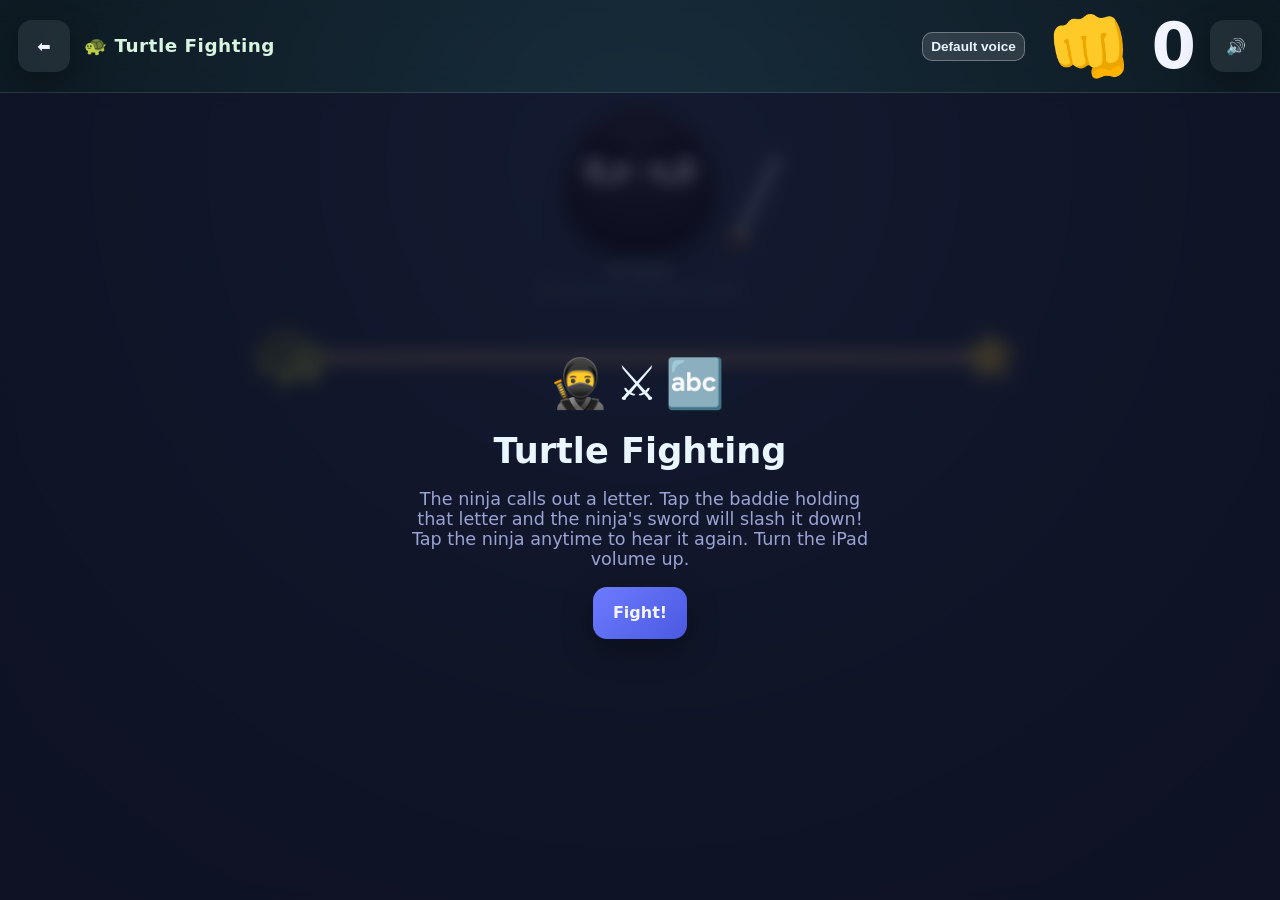
<file: games/turtle-fighting.html>
<!DOCTYPE html>
<html lang="en">
  <head>
    <meta charset="UTF-8" />
    <meta
      name="viewport"
      content="width=device-width, initial-scale=1.0, maximum-scale=1.0, user-scalable=no, viewport-fit=cover"
    />
    <meta name="apple-mobile-web-app-capable" content="yes" />
    <meta name="apple-mobile-web-app-status-bar-style" content="black-translucent" />
    <meta name="theme-color" content="#14202b" />
    <title>Turtle Fighting</title>
    <link rel="stylesheet" href="../css/common.css" />
    <style>
      body {
        background: radial-gradient(circle at 50% 18%, #2b4a63 0%, #16242f 60%, #0d161d 100%);
        color: #eaf6ff;
      }
      .app-bar {
        background: rgba(10, 22, 30, 0.55);
        border-bottom: 1px solid rgba(255, 255, 255, 0.12);
        color: #d8f5e0;
        align-items: center;
      }
      .app-bar h1 { font-size: 1.15rem; }
      .app-bar .stat {
        color: #ffd24d;
        font-size: 4rem;
        font-weight: 800;
        line-height: 1;
      }
      .stage {
        flex-direction: column;
        gap: 10px;
        padding: 10px 12px;
        justify-content: flex-start;
      }
      .voice-sel {
        max-width: 130px;
        margin-right: 10px;
        padding: 6px 8px;
        border-radius: 10px;
        border: 1px solid rgba(255, 255, 255, 0.3);
        background: rgba(255, 255, 255, 0.12);
        color: #eaf6ff;
        font-size: 0.85rem;
        font-weight: 600;
        -webkit-appearance: none;
        appearance: none;
        touch-action: manipulation;
      }
      .voice-sel option { color: #16242f; }

      /* ---------- Ninja character (black, eyes only, with sword) ---------- */
      .turtle-wrap {
        display: flex;
        flex-direction: column;
        align-items: center;
        gap: 4px;
        margin-top: 2px;
        cursor: pointer;
      }
      .turtle {
        position: relative;
        width: clamp(110px, 24vw, 150px);
        height: clamp(110px, 24vw, 150px);
        transition: transform 0.12s ease;
      }
      /* black ninja hood / head */
      .turtle-head {
        position: absolute;
        inset: 0;
        border-radius: 52% 52% 48% 48% / 58% 58% 42% 42%;
        background: radial-gradient(circle at 50% 30%, #353535, #0a0a0a 72%);
        box-shadow: inset 0 -12px 20px rgba(0, 0, 0, 0.7),
          inset 0 8px 14px rgba(255, 255, 255, 0.06),
          0 10px 22px rgba(0, 0, 0, 0.55);
        transform-origin: center bottom;
      }
      /* the white eye band — the only thing visible on the ninja */
      .eyeband {
        position: absolute;
        top: 42%;
        left: 12%;
        width: 76%;
        height: 20%;
        transform: translateY(-50%);
        display: flex;
        align-items: center;
        justify-content: center;
        gap: 16%;
        z-index: 2;
      }
      .eye {
        position: relative;
        width: 40%;
        height: 100%;
        background: #fff;
        border-radius: 60% 60% 50% 50%;
        display: flex;
        align-items: center;
        justify-content: center;
        box-shadow: 0 0 10px rgba(200, 235, 255, 0.55),
          inset 0 -2px 3px rgba(0, 0, 0, 0.25);
        transform: skewX(-10deg);
      }
      .eye:last-child { transform: skewX(10deg); }
      /* angry brow shading the top of each eye */
      .eye::before {
        content: "";
        position: absolute;
        top: -34%;
        left: -6%;
        width: 112%;
        height: 55%;
        background: #050505;
        transform: skewY(10deg);
        border-radius: 2px;
      }
      .eye:last-child::before { transform: skewY(-10deg); }
      .pupil {
        width: 30%;
        height: 56%;
        background: #111;
        border-radius: 50%;
        transition: transform 0.2s ease;
      }

      /* sword strapped at the ninja's side */
      .sword {
        position: absolute;
        right: -16%;
        top: 26%;
        width: 16%;
        height: 78%;
        transform: rotate(26deg);
        transform-origin: bottom center;
        z-index: 1;
      }
      .sword .blade {
        position: absolute;
        left: 50%;
        top: 0;
        transform: translateX(-50%);
        width: 32%;
        height: 74%;
        background: linear-gradient(90deg, #eaf6ff, #aacbe2 48%, #5f87a4);
        border-radius: 3px 3px 0 0;
        box-shadow: 0 0 8px rgba(190, 225, 255, 0.7);
      }
      .sword .guard {
        position: absolute;
        left: 50%;
        top: 73%;
        transform: translateX(-50%);
        width: 90%;
        height: 7%;
        background: #caa24a;
        border-radius: 3px;
      }
      .sword .hilt {
        position: absolute;
        left: 50%;
        top: 79%;
        transform: translateX(-50%);
        width: 20%;
        height: 21%;
        background: #6b3f1d;
        border-radius: 3px;
      }

      .turtle.crying .pupil { transform: translateY(3px) scaleY(0.5); }
      .turtle.crying .eye { transform: skewX(-10deg) translateY(2px) scaleY(0.7); }
      .turtle.crying .eye:last-child { transform: skewX(10deg) translateY(2px) scaleY(0.7); }

      .turtle.speaking:not(.crying):not(.kick) .turtle-head {
        animation: speakBounce 0.42s ease 2;
      }
      .turtle.crying .turtle-head { animation: cryShake 0.3s ease 4; }
      @keyframes speakBounce {
        0%, 100% { transform: translateY(0); }
        50% { transform: translateY(-10px); }
      }
      @keyframes cryShake {
        0%, 100% { transform: rotate(0); }
        25% { transform: rotate(-6deg); }
        75% { transform: rotate(6deg); }
      }
      /* when leaping to strike, the sword swings */
      .turtle.striking .sword { animation: swordSwing 0.4s ease; }
      @keyframes swordSwing {
        0% { transform: rotate(26deg); }
        40% { transform: rotate(-40deg); }
        100% { transform: rotate(20deg); }
      }

      /* bright sword-slash streak drawn across the cut letter */
      .slash {
        position: fixed;
        z-index: 140;
        pointer-events: none;
        width: 6px;
        background: linear-gradient(
          180deg,
          rgba(255, 255, 255, 0) 0%,
          #ffffff 35%,
          #bfe6ff 70%,
          rgba(255, 255, 255, 0) 100%
        );
        box-shadow: 0 0 18px 5px rgba(190, 230, 255, 0.95);
        border-radius: 6px;
        transform: rotate(35deg);
        transform-origin: top center;
        animation: slashGo 0.34s ease forwards;
      }
      @keyframes slashGo {
        0% { height: 0; opacity: 0; }
        25% { opacity: 1; }
        70% { height: var(--len, 170px); opacity: 1; }
        100% { height: var(--len, 170px); opacity: 0; }
      }

      .tear {
        position: absolute;
        font-size: 24px;
        z-index: 3;
        animation: tearFall 1.1s ease forwards;
      }
      @keyframes tearFall {
        0% { transform: translateY(0) scale(0.6); opacity: 0; }
        15% { opacity: 1; }
        100% { transform: translateY(70px) scale(1); opacity: 0; }
      }

      .turtle-name {
        font-weight: 800;
        font-size: 1.05rem;
        color: #cfe6ff;
        text-shadow: 0 1px 2px rgba(0, 0, 0, 0.6);
        letter-spacing: 2px;
      }
      .tap-hint {
        font-size: 0.8rem;
        color: #a9d6ff;
        opacity: 0.85;
      }

      /* ---------- Progress track (race to the star) ---------- */
      .track {
        position: relative;
        width: 100%;
        max-width: 760px;
        height: 92px;
        margin: 4px auto 2px;
        flex: 0 0 auto;
      }
      .road {
        position: absolute;
        left: 4%;
        right: 4%;
        top: 50%;
        height: 12px;
        transform: translateY(-50%);
        background: repeating-linear-gradient(
          90deg,
          #d8b483 0 18px,
          #c9a36e 18px 22px
        );
        border-radius: 999px;
        box-shadow: inset 0 -3px 4px rgba(0, 0, 0, 0.25);
      }
      .foods { position: absolute; inset: 0; }
      .food {
        position: absolute;
        top: 50%;
        font-size: 24px;
        transform: translate(-50%, -62%);
        transition: transform 0.3s ease, opacity 0.3s ease;
        filter: drop-shadow(0 2px 2px rgba(0, 0, 0, 0.3));
      }
      .food.eaten { transform: translate(-50%, -120%) scale(0); opacity: 0; }
      /* the turtle chomps the food as it walks over it */
      .food.chomp { animation: chomp 0.45s ease forwards; }
      @keyframes chomp {
        0% { transform: translate(-50%, -62%) scale(1) rotate(0); }
        35% { transform: translate(-50%, -85%) scale(1.55) rotate(-10deg); }
        100% { transform: translate(-50%, -120%) scale(0) rotate(12deg); opacity: 0; }
      }
      .nom {
        position: fixed;
        font-size: 30px;
        z-index: 130;
        pointer-events: none;
        animation: nomPop 0.7s ease forwards;
      }
      @keyframes nomPop {
        0% { transform: translate(-50%, 0) scale(0.5); opacity: 0; }
        25% { opacity: 1; }
        100% { transform: translate(-50%, -42px) scale(1.2); opacity: 0; }
      }
      .walker {
        position: absolute;
        top: 50%;
        left: 4%;
        font-size: 68px;
        transform: translate(-50%, -56%) scaleX(-1);
        transition: left 0.45s cubic-bezier(0.34, 1.4, 0.5, 1);
        z-index: 3;
        will-change: left;
        filter: drop-shadow(0 3px 3px rgba(0, 0, 0, 0.4));
      }
      .walker.hop { animation: hop 0.45s ease; }
      @keyframes hop {
        0%, 100% { margin-top: 0; }
        50% { margin-top: -16px; }
      }
      .goal-star {
        position: absolute;
        top: 50%;
        left: 96%;
        font-size: 42px;
        transform: translate(-50%, -56%);
        filter: drop-shadow(0 0 6px rgba(255, 205, 77, 0.85));
      }
      .goal-star.celebrate { animation: starPop 0.6s ease 2; }
      @keyframes starPop {
        0%, 100% { transform: translate(-50%, -56%) scale(1) rotate(0); }
        50% { transform: translate(-50%, -56%) scale(1.5) rotate(18deg); }
      }
      /* small confetti that bursts above the bar on each step */
      .bar-confetti {
        position: fixed;
        font-size: 22px;
        z-index: 120;
        pointer-events: none;
        animation: barPop 0.85s ease forwards;
      }
      @keyframes barPop {
        0% { transform: translate(0, 0) scale(0.4); opacity: 0; }
        20% { opacity: 1; }
        100% { transform: translate(var(--dx, 0), -60px) scale(1.1); opacity: 0; }
      }

      /* ---------- Baddie grid (Foot-Clan ninjas) ---------- */
      .baddies {
        display: grid;
        grid-template-columns: repeat(3, minmax(0, 1fr));
        gap: clamp(12px, 3vw, 22px);
        width: 100%;
        max-width: 580px;
        margin: auto auto clamp(20px, 6vh, 70px);
      }
      .baddie {
        -webkit-appearance: none;
        appearance: none;
        border: none;
        cursor: pointer;
        position: relative;
        width: 100%;
        aspect-ratio: 1 / 1;
        border-radius: 26px;
        background: linear-gradient(180deg, var(--c, #7a4bd0) 0%, var(--c2, #4d2c8f) 100%);
        box-shadow: 0 8px 0 rgba(0, 0, 0, 0.28), 0 12px 24px rgba(0, 0, 0, 0.4);
        overflow: hidden;
        touch-action: manipulation;
        transition: transform 0.08s ease;
        animation: bob 2.6s ease-in-out infinite;
      }
      .baddie:nth-child(2) { animation-delay: 0.3s; }
      .baddie:nth-child(3) { animation-delay: 0.6s; }
      .baddie:nth-child(4) { animation-delay: 0.9s; }
      .baddie:nth-child(5) { animation-delay: 1.2s; }
      .baddie:nth-child(6) { animation-delay: 1.5s; }
      @keyframes bob {
        0%, 100% { transform: translateY(0); }
        50% { transform: translateY(-6px); }
      }
      .baddie:active { transform: translateY(4px) scale(0.97); }

      .glyph {
        position: absolute;
        inset: 0;
        display: flex;
        align-items: center;
        justify-content: center;
        color: #fff;
        font-weight: 900;
        line-height: 1;
        font-size: clamp(48px, 14vw, 100px);
        text-shadow: 0 3px 4px rgba(0, 0, 0, 0.45);
      }

      /* sliced by the sword: a quick flinch, then it topples and drops down */
      .baddie.ko { animation: sliced 0.6s cubic-bezier(0.4, 0, 0.8, 1) forwards; }
      @keyframes sliced {
        0% { transform: translateY(0) rotate(0) scale(1); }
        18% { transform: translateY(-4px) rotate(-5deg) scale(1.05); }
        38% { transform: translateY(0) rotate(6deg); }
        100% { transform: translateY(180px) rotate(22deg) scale(0.75); opacity: 0; }
      }
      .baddie.wrong { animation: badShake 0.45s; }
      @keyframes badShake {
        0%, 100% { transform: translateX(0) rotate(0); }
        20% { transform: translateX(-12px) rotate(-5deg); }
        40% { transform: translateX(12px) rotate(5deg); }
        60% { transform: translateX(-9px); }
        80% { transform: translateX(9px); }
      }

      .pop-emoji {
        position: fixed;
        font-size: 46px;
        z-index: 200;
        pointer-events: none;
        animation: floatUp 1.1s ease forwards;
      }
      @keyframes floatUp {
        0% { transform: translate(0, 0) scale(0.5); opacity: 0; }
        15% { opacity: 1; }
        100% { transform: translate(var(--dx, 0), -170px) scale(1.3); opacity: 0; }
      }

      .overlay h2 { font-size: 2.2rem; }
      #emojiRow { font-size: 3rem; letter-spacing: 6px; }
    </style>
  </head>
  <body>
    <header class="app-bar">
      <button class="btn icon ghost" id="homeBtn" aria-label="Home">⬅︎</button>
      <h1>🐢 Turtle Fighting</h1>
      <div class="spacer"></div>
      <select id="voiceSel" class="voice-sel" aria-label="Choose voice" title="Voice"></select>
      <div class="stat">👊 <b id="score">0</b></div>
      <button class="btn icon ghost" id="replayBtn" aria-label="Say it again">🔊</button>
    </header>

    <main class="stage no-select">
      <div class="turtle-wrap" id="turtleWrap">
        <div class="turtle happy" id="turtle">
          <div class="turtle-head"></div>
          <div class="eyeband">
            <div class="eye"><div class="pupil"></div></div>
            <div class="eye"><div class="pupil"></div></div>
          </div>
          <div class="sword">
            <div class="blade"></div>
            <div class="guard"></div>
            <div class="hilt"></div>
          </div>
        </div>
        <div class="turtle-name" id="turtleName">NINJA</div>
        <div class="tap-hint">🔊 tap the ninja to hear it again</div>
      </div>

      <div class="track" id="track">
        <div class="road"></div>
        <div class="foods" id="foods"></div>
        <div class="walker" id="walker">🐢</div>
        <div class="goal-star" id="goalStar">⭐</div>
      </div>

      <div class="baddies" id="baddies"></div>

      <div class="overlay" id="overlay">
        <div id="emojiRow">🥷⚔️🔤</div>
        <h2>Turtle Fighting</h2>
        <p>
          The ninja calls out a letter. Tap the baddie holding that letter and
          the ninja's sword will slash it down! Tap the ninja anytime to hear it
          again. Turn the iPad volume up.
        </p>
        <button class="btn primary" id="startBtn">Fight!</button>
      </div>
    </main>

    <script src="../js/common.js"></script>
    <script>
      const GAME_ID = "turtle-fighting";
      const OPTIONS = 6; // ninjas on screen

      const LETTERS = "ABCDEFGHIJKLMNOPQRSTUVWXYZ".split("");
      function pickTarget() {
        return LETTERS[Math.floor(Math.random() * LETTERS.length)];
      }

      const TURTLES = [
        { name: "Leonardo", color: "#2f6fe0" },
        { name: "Raphael", color: "#e23b3b" },
        { name: "Michelangelo", color: "#ff8c1a" },
        { name: "Donatello", color: "#8b5cf6" },
      ];
      // baddie body colors (top / bottom of gradient)
      const BADDIE_COLORS = [
        ["#7a4bd0", "#4d2c8f"],
        ["#d04b8f", "#8f2c63"],
        ["#4b8fd0", "#2c5b8f"],
        ["#4bd0a0", "#2c8f6e"],
        ["#d0a14b", "#8f6a2c"],
        ["#d04b4b", "#8f2c2c"],
      ];
      const PRAISE = ["Cowabunga!", "KO!", "Turtle power!", "Hi-YA!", "Booyakasha!", "Pow!"];

      const els = {
        score: document.getElementById("score"),
        baddies: document.getElementById("baddies"),
        turtle: document.getElementById("turtle"),
        turtleWrap: document.getElementById("turtleWrap"),
        turtleName: document.getElementById("turtleName"),
        overlay: document.getElementById("overlay"),
        startBtn: document.getElementById("startBtn"),
        homeBtn: document.getElementById("homeBtn"),
        replayBtn: document.getElementById("replayBtn"),
        voiceSel: document.getElementById("voiceSel"),
        foods: document.getElementById("foods"),
        walker: document.getElementById("walker"),
        goalStar: document.getElementById("goalStar"),
      };

      const STEPS = 10;
      const FOOD_SET = ["🍕","🍓","🍎","🍔","🥦","🍉","🌽","🍇","🥕","🍪","🍌","🧀","🍩","🍒"];

      let target = "A";
      let score = 0;
      let busy = false;
      let turtleIdx = 0;
      let started = false;
      let progress = 0;
      let rebuildTrackNext = false;
      let foodEls = [];

      const randInt = (a, b) => a + Math.floor(Math.random() * (b - a + 1));
      function shuffle(arr) {
        for (let i = arr.length - 1; i > 0; i--) {
          const j = Math.floor(Math.random() * (i + 1));
          [arr[i], arr[j]] = [arr[j], arr[i]];
        }
        return arr;
      }

      // ---------- Speech ----------
      // voice === null  => use the device's default voice (follows the iPad's
      // Spoken Content setting). Otherwise we use the voice picked in the menu.
      let voice = null;
      let allVoices = [];
      const VOICE_KEY = "tf-voice";

      function applyChosenVoice() {
        const saved = localStorage.getItem(VOICE_KEY) || "";
        voice = saved ? allVoices.find((v) => v.voiceURI === saved) || null : null;
      }
      function buildVoiceOptions() {
        const sel = els.voiceSel;
        if (!sel) return;
        const en = allVoices.filter((v) => /^en/i.test(v.lang));
        const list = (en.length ? en : allVoices).slice();
        const saved = localStorage.getItem(VOICE_KEY) || "";
        sel.innerHTML = "";
        const def = document.createElement("option");
        def.value = "";
        def.textContent = "Default voice";
        sel.appendChild(def);
        list.forEach((v) => {
          const o = document.createElement("option");
          o.value = v.voiceURI;
          const premium = /premium|enhanced|neural|natural/i.test(v.name + v.voiceURI);
          o.textContent = v.name.replace(/\s*\(.*?\)\s*/g, "") + (premium ? " ⭐" : "");
          sel.appendChild(o);
        });
        sel.value = saved;
      }
      function refreshVoices() {
        if (!("speechSynthesis" in window)) return;
        allVoices = speechSynthesis.getVoices() || [];
        buildVoiceOptions();
        applyChosenVoice();
      }
      // iOS Safari returns an empty voice list until speech is first triggered
      // and often never fires onvoiceschanged — so poll until voices appear.
      let voiceTries = 0;
      function ensureVoices() {
        if (!("speechSynthesis" in window)) return;
        refreshVoices();
        if ((!allVoices || allVoices.length === 0) && voiceTries < 30) {
          voiceTries++;
          setTimeout(ensureVoices, 250);
        }
      }
      if ("speechSynthesis" in window) {
        ensureVoices();
        speechSynthesis.onvoiceschanged = () => {
          voiceTries = 0;
          refreshVoices();
        };
      }
      let speakClear = null;
      function speak(text, { rate = 0.85, pitch = 1.2 } = {}) {
        if (!("speechSynthesis" in window)) return;
        try {
          speechSynthesis.cancel();
          const u = new SpeechSynthesisUtterance(text);
          if (voice) {
            u.voice = voice;
            u.lang = voice.lang;
          } else {
            u.lang = "en-US";
          }
          u.rate = rate;
          u.pitch = pitch;
          u.volume = 1;
          if (!els.turtle.classList.contains("crying")) {
            els.turtle.classList.add("speaking");
          }
          u.onend = () => els.turtle.classList.remove("speaking");
          clearTimeout(speakClear);
          speakClear = setTimeout(() => els.turtle.classList.remove("speaking"), 1600);
          speechSynthesis.speak(u);
        } catch (e) {}
      }
      // say the letter clearly, then in a word so 3-year-olds don't mishear
      function sayTarget() {
        speak("Find Letter " + target, { rate: 0.85, pitch: 1.05 });
      }
      // replay just says the letter name
      function sayLetter() {
        speak(target, { rate: 0.8, pitch: 1.05 });
      }

      // ---------- Turtle mood ----------
      function setMood(mood) {
        els.turtle.classList.remove("happy", "crying");
        if (mood === "happy") els.turtle.classList.add("happy");
        else if (mood === "crying") els.turtle.classList.add("crying");
      }
      function applyTurtle() {
        // single black ninja — nothing to recolor
      }
      // The Ninja Turtle leaps from its spot, strikes the baddie, then returns.
      function strikeBaddie(badEl, onHit) {
        const tr = els.turtle.getBoundingClientRect();
        const br = badEl.getBoundingClientRect();
        const ghost = els.turtle.cloneNode(true);
        ghost.removeAttribute("id");
        ghost.classList.remove("crying", "speaking", "kick");
        ghost.classList.add("happy");
        Object.assign(ghost.style, {
          position: "fixed",
          left: tr.left + "px",
          top: tr.top + "px",
          width: tr.width + "px",
          height: tr.height + "px",
          margin: "0",
          zIndex: "150",
          pointerEvents: "none",
          transition: "transform 0.3s cubic-bezier(0.5,0,0.75,1)",
        });
        document.body.appendChild(ghost);

        // hide the resting turtle while its fighter clone is out
        els.turtle.style.visibility = "hidden";

        const scale = Math.min(br.width / tr.width, 1) * 0.92;
        const dx = br.left + br.width / 2 - (tr.left + tr.width / 2);
        const dy = br.top + br.height / 2 - (tr.top + tr.height / 2);
        void ghost.offsetWidth;
        ghost.style.transform =
          "translate(" + dx + "px," + dy + "px) scale(" + scale + ") rotate(10deg)";

        // impact — swing the sword and slash the letter
        setTimeout(() => {
          ghost.style.transition = "transform 0.1s ease";
          ghost.style.transform =
            "translate(" + dx + "px," + dy + "px) scale(" + scale * 1.12 + ") rotate(-14deg)";
          ghost.classList.add("striking");
          slashLetter(badEl);
          Arcade.buzz(40);
          celebrate(badEl);
          if (onHit) onHit();
        }, 300);

        // leap back home
        setTimeout(() => {
          ghost.style.transition = "transform 0.3s ease";
          ghost.style.transform = "translate(0,0) scale(1) rotate(0)";
        }, 470);

        setTimeout(() => {
          ghost.remove();
          els.turtle.style.visibility = "";
        }, 800);
      }

      // a bright sword-slash streak drawn diagonally across the cut letter
      function slashLetter(badEl) {
        const r = badEl.getBoundingClientRect();
        const len = r.height * 1.25;
        const s = document.createElement("div");
        s.className = "slash";
        s.style.setProperty("--len", len + "px");
        // start a touch above the letter, centered, then it grows downward
        s.style.left = r.left + r.width / 2 - 3 + "px";
        s.style.top = r.top - r.height * 0.12 + "px";
        document.body.appendChild(s);
        setTimeout(() => s.remove(), 360);
      }

      function spawnTears() {
        for (let i = 0; i < 2; i++) {
          const tear = document.createElement("div");
          tear.className = "tear";
          tear.textContent = "💧";
          els.turtle.appendChild(tear);
          tear.style.left = (i === 0 ? 32 : 60) + "%";
          tear.style.top = "48%";
          setTimeout(() => tear.remove(), 1200);
        }
      }

      // ---------- Celebration ----------
      function celebrateAt(cx, cy, emojis, count) {
        for (let i = 0; i < count; i++) {
          const s = document.createElement("div");
          s.className = "pop-emoji";
          s.textContent = emojis[i % emojis.length];
          s.style.left = cx + "px";
          s.style.top = cy + "px";
          s.style.setProperty("--dx", randInt(-90, 90) + "px");
          document.body.appendChild(s);
          setTimeout(() => s.remove(), 1150);
        }
      }
      function celebrate(el) {
        const r = el.getBoundingClientRect();
        celebrateAt(r.left + r.width / 2, r.top + r.height / 2, ["💥", "⭐", "🎉", "🐢", "👊"], 8);
      }

      // ---------- Progress track (race to the star) ----------
      const TRACK_CONFETTI = ["🎉", "⭐", "✨", "💥", "🟢", "🟡"];
      function walkerPct(p) {
        return 4 + (p / STEPS) * 92; // 4%..96%
      }
      function buildTrack() {
        progress = 0;
        rebuildTrackNext = false;
        els.foods.innerHTML = "";
        foodEls = [];
        for (let i = 0; i < STEPS; i++) {
          const f = document.createElement("div");
          f.className = "food";
          f.textContent = FOOD_SET[randInt(0, FOOD_SET.length - 1)];
          f.style.left = walkerPct(i + 0.5) + "%";
          els.foods.appendChild(f);
          foodEls.push(f);
        }
        positionWalker(false);
        updateFoods();
      }
      function positionWalker(animate) {
        if (!animate) els.walker.style.transition = "none";
        els.walker.style.left = walkerPct(progress) + "%";
        if (!animate) {
          void els.walker.offsetWidth;
          els.walker.style.transition = "";
        }
      }
      function updateFoods() {
        foodEls.forEach((f, i) => f.classList.toggle("eaten", progress >= i + 1));
      }
      // small confetti burst above the bar, at the walker's position
      function barConfetti() {
        const r = els.walker.getBoundingClientRect();
        const cx = r.left + r.width / 2;
        const cy = r.top + r.height * 0.25;
        for (let i = 0; i < 7; i++) {
          const s = document.createElement("div");
          s.className = "bar-confetti";
          s.textContent = TRACK_CONFETTI[i % TRACK_CONFETTI.length];
          s.style.left = cx + "px";
          s.style.top = cy + "px";
          s.style.setProperty("--dx", randInt(-55, 55) + "px");
          document.body.appendChild(s);
          setTimeout(() => s.remove(), 900);
        }
      }
      // a happy "yum" bubble pops over the turtle when it eats
      function nomFood() {
        const r = els.walker.getBoundingClientRect();
        const s = document.createElement("div");
        s.className = "nom";
        s.textContent = ["😋", "😻", "🤤", "😺"][randInt(0, 3)];
        s.style.left = r.left + r.width / 2 + "px";
        s.style.top = r.top + r.height * 0.05 + "px";
        document.body.appendChild(s);
        setTimeout(() => s.remove(), 720);
      }
      function stepForward() {
        progress++;
        positionWalker(true);
        els.walker.classList.remove("hop");
        void els.walker.offsetWidth;
        els.walker.classList.add("hop");
        updateFoods();
        // the food the turtle just reached gets chomped
        const eaten = foodEls[progress - 1];
        if (eaten) {
          eaten.classList.add("chomp");
          nomFood();
        }
        barConfetti();
        if (progress >= STEPS) reachStar();
      }
      function reachStar() {
        els.goalStar.classList.add("celebrate");
        const r = els.goalStar.getBoundingClientRect();
        celebrateAt(r.left + r.width / 2, r.top + r.height / 2, ["⭐", "🌟", "🎉", "🏆", "🐢"], 12);
        speak("You win! Cowabunga!", { rate: 0.95, pitch: 1.3 });
        rebuildTrackNext = true;
        setTimeout(() => els.goalStar.classList.remove("celebrate"), 1300);
      }
      function resetTrack() {
        progress = 0;
        positionWalker(true);
        foodEls.forEach((f) => f.classList.remove("chomp"));
        updateFoods();
      }

      // ---------- Rounds ----------
      function renderBaddies(arr) {
        els.baddies.innerHTML = "";
        arr.forEach((ltr, i) => {
          const b = document.createElement("button");
          b.className = "baddie";
          const c = BADDIE_COLORS[i % BADDIE_COLORS.length];
          b.style.setProperty("--c", c[0]);
          b.style.setProperty("--c2", c[1]);
          b.innerHTML = '<div class="glyph">' + ltr + "</div>";
          Arcade.onTap(b, () => choose(ltr, b));
          els.baddies.appendChild(b);
        });
      }

      function newRound() {
        busy = false;
        if (rebuildTrackNext) buildTrack();
        target = pickTarget();
        turtleIdx = (turtleIdx + randInt(1, TURTLES.length - 1)) % TURTLES.length;
        applyTurtle();
        setMood("happy");
        const opts = new Set([target]);
        while (opts.size < OPTIONS) opts.add(LETTERS[randInt(0, 25)]);
        renderBaddies(shuffle([...opts]));
        sayTarget();
      }

      function choose(ltr, el) {
        if (busy || !started) return;
        if (ltr === target) {
          busy = true;
          setMood("happy");
          score++;
          els.score.textContent = score;
          Arcade.setHighScore(GAME_ID, score);
          strikeBaddie(el, () => {
            el.classList.add("ko");
            stepForward();
          });
          speak(PRAISE[randInt(0, PRAISE.length - 1)] + " " + target + "!", { rate: 0.98, pitch: 1.15 });
          setTimeout(newRound, 1400);
        } else {
          el.classList.add("wrong");
          setMood("crying");
          spawnTears();
          resetTrack();
          Arcade.buzz(60);
          speak("Oops! Try the letter " + target + ".", { rate: 0.9, pitch: 1.0 });
          setTimeout(() => el.classList.remove("wrong"), 480);
          setTimeout(() => {
            setMood("happy");
            sayTarget();
          }, 1700);
        }
      }

      // ---------- Controls ----------
      function startGame() {
        started = true;
        score = 0;
        els.score.textContent = score;
        els.overlay.classList.add("hidden");
        // first user gesture: nudge iOS to load its voice list, then rebuild
        refreshVoices();
        setTimeout(refreshVoices, 400);
        buildTrack();
        newRound();
      }

      els.startBtn.addEventListener("click", startGame);
      els.homeBtn.addEventListener("click", Arcade.goHome);
      els.replayBtn.addEventListener("click", () => started && sayLetter());
      Arcade.onTap(els.turtleWrap, () => started && sayLetter());
      els.voiceSel.addEventListener("change", () => {
        localStorage.setItem(VOICE_KEY, els.voiceSel.value);
        applyChosenVoice();
        speak("Hi! Find Letter " + target, { rate: 0.85, pitch: 1.05 }); // preview
      });
      // rebuild the list right before the native picker opens (helps iPad)
      els.voiceSel.addEventListener("focus", refreshVoices);
      els.voiceSel.addEventListener("pointerdown", refreshVoices);

      els.score.textContent = Arcade.getHighScore(GAME_ID);
    </script>
  </body>
</html>
</file>
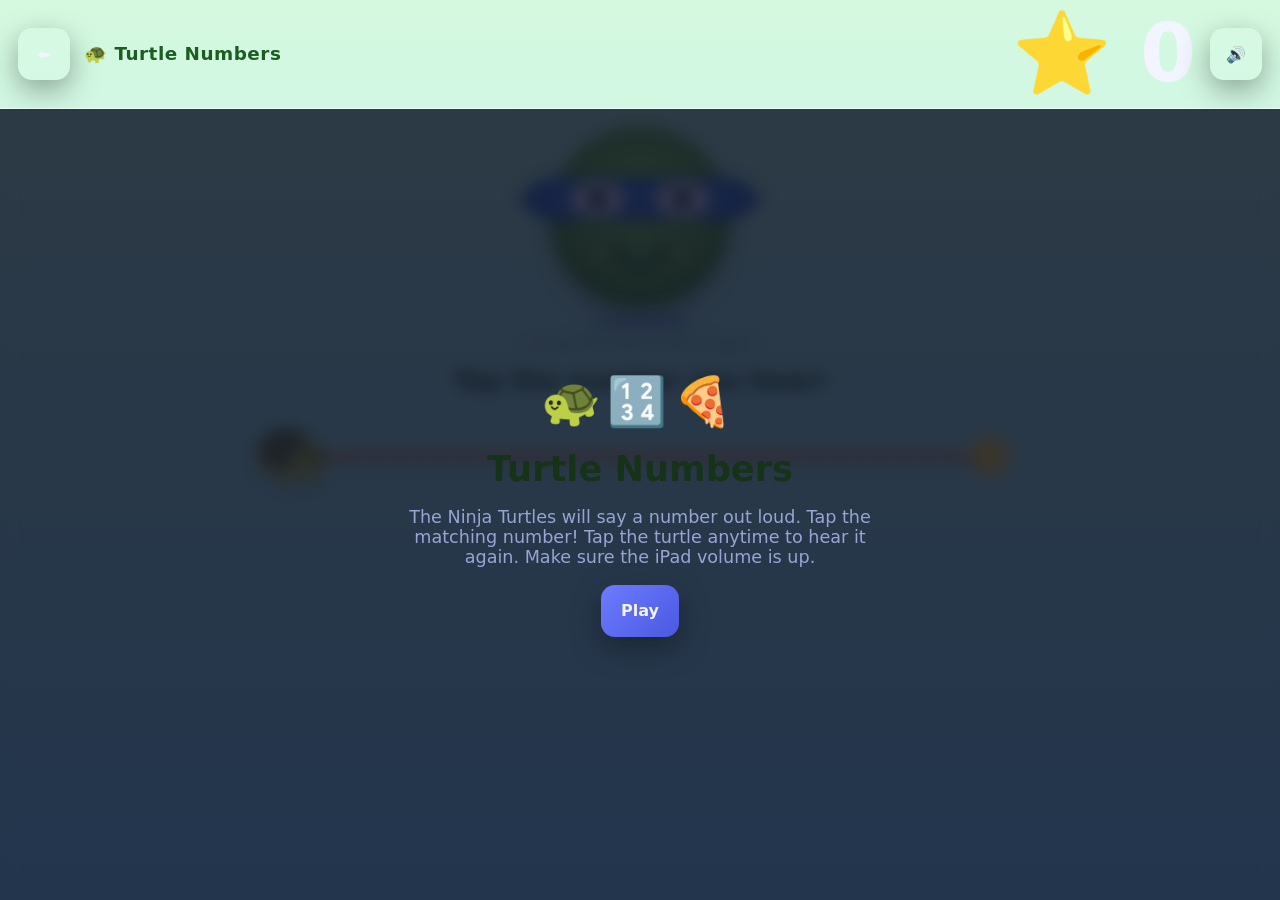
<file: games/turtle-numbers.html>
<!DOCTYPE html>
<html lang="en">
  <head>
    <meta charset="UTF-8" />
    <meta
      name="viewport"
      content="width=device-width, initial-scale=1.0, maximum-scale=1.0, user-scalable=no, viewport-fit=cover"
    />
    <meta name="apple-mobile-web-app-capable" content="yes" />
    <meta name="apple-mobile-web-app-status-bar-style" content="black-translucent" />
    <meta name="theme-color" content="#2e7d32" />
    <title>Turtle Numbers</title>
    <link rel="stylesheet" href="../css/common.css" />
    <style>
      body {
        background: linear-gradient(180deg, #b9f6ca 0%, #80d8ff 100%);
        color: #16331a;
      }
      .app-bar {
        background: rgba(255, 255, 255, 0.4);
        border-bottom: 1px solid rgba(255, 255, 255, 0.6);
        color: #1b5e20;
      }
      .app-bar h1 {
        font-size: 1.15rem;
      }
      .app-bar .stat {
        color: #1b5e20;
        font-size: 5rem;
        font-weight: 800;
        line-height: 1;
      }
      .app-bar {
        align-items: center;
      }
      .stage {
        flex-direction: column;
        gap: 12px;
        padding: 12px;
        justify-content: flex-start;
      }

      /* ---------- Turtle character (pure CSS TMNT mask) ---------- */
      .turtle-wrap {
        display: flex;
        flex-direction: column;
        align-items: center;
        gap: 4px;
        margin-top: 6px;
        cursor: pointer;
      }
      .turtle {
        position: relative;
        width: clamp(130px, 30vw, 180px);
        height: clamp(130px, 30vw, 180px);
      }
      .turtle-head {
        position: absolute;
        inset: 0;
        border-radius: 50%;
        background: radial-gradient(circle at 50% 38%, #8bd450, #4f9e2e 72%);
        box-shadow: inset 0 -10px 18px rgba(0, 0, 0, 0.18),
          0 10px 22px rgba(0, 0, 0, 0.25);
        transform-origin: center bottom;
      }
      /* little cheek dots */
      .turtle-head::before,
      .turtle-head::after {
        content: "";
        position: absolute;
        bottom: 26%;
        width: 14px;
        height: 10px;
        background: rgba(255, 150, 150, 0.55);
        border-radius: 50%;
      }
      .turtle-head::before { left: 22%; }
      .turtle-head::after { right: 22%; }

      .mask {
        position: absolute;
        top: 40%;
        left: -6%;
        width: 112%;
        height: 24%;
        transform: translateY(-50%);
        background: var(--mask, #3a7bd5);
        display: flex;
        align-items: center;
        justify-content: center;
        gap: 16%;
        border-radius: 8px;
        box-shadow: inset 0 -3px 6px rgba(0, 0, 0, 0.25);
        z-index: 2;
      }
      /* knotted ribbon tails on each side */
      .mask::before,
      .mask::after {
        content: "";
        position: absolute;
        top: 50%;
        width: 26px;
        height: 26px;
        background: var(--mask, #3a7bd5);
        transform: translateY(-50%) rotate(45deg);
        border-radius: 6px;
        filter: brightness(0.9);
      }
      .mask::before { left: -16px; }
      .mask::after { right: -16px; }

      .eye {
        width: 26%;
        height: 78%;
        background: #fff;
        border-radius: 50%;
        display: flex;
        align-items: center;
        justify-content: center;
        box-shadow: inset 0 2px 3px rgba(0, 0, 0, 0.2);
      }
      .pupil {
        width: 42%;
        height: 52%;
        background: #14304f;
        border-radius: 50%;
        transition: transform 0.2s ease;
      }
      .mouth {
        position: absolute;
        left: 50%;
        bottom: 20%;
        transform: translateX(-50%);
        width: 40px;
        height: 22px;
        border: 5px solid #1f5a1f;
        border-top: none;
        border-radius: 0 0 44px 44px;
        z-index: 2;
      }

      /* moods */
      .turtle.happy .mouth { width: 52px; height: 28px; }
      .turtle.crying .mouth {
        border: 5px solid #1f5a1f;
        border-bottom: none;
        border-radius: 44px 44px 0 0;
        height: 14px;
        width: 30px;
        bottom: 16%;
      }
      .turtle.crying .pupil { transform: translateY(3px) scaleY(0.55); }

      .turtle.speaking:not(.crying) .turtle-head {
        animation: speakBounce 0.42s ease 2;
      }
      .turtle.crying .turtle-head { animation: cryShake 0.3s ease 4; }
      @keyframes speakBounce {
        0%, 100% { transform: translateY(0); }
        50% { transform: translateY(-12px); }
      }
      @keyframes cryShake {
        0%, 100% { transform: rotate(0); }
        25% { transform: rotate(-6deg); }
        75% { transform: rotate(6deg); }
      }

      .tear {
        position: absolute;
        font-size: 26px;
        z-index: 3;
        animation: tearFall 1.1s ease forwards;
      }
      @keyframes tearFall {
        0% { transform: translateY(0) scale(0.6); opacity: 0; }
        15% { opacity: 1; }
        100% { transform: translateY(80px) scale(1); opacity: 0; }
      }

      .turtle-name {
        font-weight: 800;
        font-size: 1.1rem;
        color: var(--mask, #3a7bd5);
        text-shadow: 0 1px 0 rgba(255, 255, 255, 0.6);
      }
      .tap-hint {
        font-size: 0.85rem;
        color: #2e7d32;
        opacity: 0.8;
      }

      .prompt {
        font-size: clamp(1.1rem, 4vw, 1.6rem);
        font-weight: 800;
        text-align: center;
        color: #14401a;
        margin: 2px 0;
      }

      /* ---------- Progress track (race to the star) ---------- */
      .track {
        position: relative;
        width: 100%;
        max-width: 760px;
        height: 92px;
        margin: 2px auto;
        flex: 0 0 auto;
      }
      .road {
        position: absolute;
        left: 4%;
        right: 4%;
        top: 50%;
        height: 12px;
        transform: translateY(-50%);
        background: repeating-linear-gradient(
          90deg,
          #d8b483 0 18px,
          #c9a36e 18px 22px
        );
        border-radius: 999px;
        box-shadow: inset 0 -3px 4px rgba(0, 0, 0, 0.2);
      }
      .foods {
        position: absolute;
        inset: 0;
      }
      .food {
        position: absolute;
        top: 50%;
        font-size: 24px;
        transform: translate(-50%, -62%);
        transition: transform 0.3s ease, opacity 0.3s ease;
        filter: drop-shadow(0 2px 2px rgba(0, 0, 0, 0.25));
      }
      .food.eaten {
        transform: translate(-50%, -120%) scale(0);
        opacity: 0;
      }
      .walker {
        position: absolute;
        top: 50%;
        left: 4%;
        font-size: 68px;
        transform: translate(-50%, -56%) scaleX(-1);
        transition: left 0.45s cubic-bezier(0.34, 1.4, 0.5, 1);
        z-index: 3;
        will-change: left;
        filter: drop-shadow(0 3px 3px rgba(0, 0, 0, 0.3));
      }
      .walker.hop {
        animation: hop 0.45s ease;
      }
      @keyframes hop {
        0%, 100% { margin-top: 0; }
        50% { margin-top: -16px; }
      }
      .goal-star {
        position: absolute;
        top: 50%;
        left: 96%;
        font-size: 42px;
        transform: translate(-50%, -56%);
        filter: drop-shadow(0 0 6px rgba(255, 205, 77, 0.8));
      }
      .goal-star.celebrate {
        animation: starPop 0.6s ease 2;
      }
      @keyframes starPop {
        0%, 100% { transform: translate(-50%, -56%) scale(1) rotate(0); }
        50% { transform: translate(-50%, -56%) scale(1.5) rotate(18deg); }
      }

      /* ---------- Number tiles ---------- */
      .tiles {
        display: grid;
        grid-template-columns: repeat(3, minmax(0, 1fr)); /* always 3 per row */
        gap: clamp(12px, 3vw, 22px);
        width: 100%;
        max-width: 560px;
        margin: auto auto clamp(24px, 7vh, 80px); /* margin-top:auto pushes it lower */
      }
      .tile {
        -webkit-appearance: none;
        appearance: none;
        border: none;
        cursor: pointer;
        width: 100%;
        aspect-ratio: 1 / 1;
        border-radius: 26px;
        background: var(--c, #6c7bff);
        color: #fff;
        font-weight: 900;
        line-height: 1;
        display: flex;
        align-items: center;
        justify-content: center;
        font-size: clamp(48px, 13vw, 104px);
        box-shadow: 0 8px 0 rgba(0, 0, 0, 0.18), 0 12px 24px rgba(0, 0, 0, 0.22);
        text-shadow: 0 3px 4px rgba(0, 0, 0, 0.25);
        touch-action: manipulation;
        transition: transform 0.08s ease;
      }
      .tile:active { transform: translateY(4px) scale(0.97); }
      .tile.correct { animation: pop 0.5s forwards; background: #45d97a !important; }
      .tile.wrong { animation: tileShake 0.45s; }
      @keyframes pop {
        0% { transform: scale(1); }
        40% { transform: scale(1.25); }
        100% { transform: scale(0); opacity: 0; }
      }
      @keyframes tileShake {
        0%, 100% { transform: translateX(0) rotate(0); }
        20% { transform: translateX(-12px) rotate(-5deg); }
        40% { transform: translateX(12px) rotate(5deg); }
        60% { transform: translateX(-9px); }
        80% { transform: translateX(9px); }
      }

      .pop-emoji {
        position: fixed;
        font-size: 42px;
        z-index: 200;
        pointer-events: none;
        animation: floatUp 1.1s ease forwards;
      }
      @keyframes floatUp {
        0% { transform: translate(0, 0) scale(0.5); opacity: 0; }
        15% { opacity: 1; }
        100% { transform: translate(var(--dx, 0), -170px) scale(1.3); opacity: 0; }
      }

      .overlay h2 { font-size: 2.2rem; }
      #emojiRow { font-size: 3rem; letter-spacing: 6px; }
    </style>
  </head>
  <body>
    <header class="app-bar">
      <button class="btn icon ghost" id="homeBtn" aria-label="Home">⬅︎</button>
      <h1>🐢 Turtle Numbers</h1>
      <div class="spacer"></div>
      <div class="stat">⭐ <b id="score">0</b></div>
      <button class="btn icon ghost" id="replayBtn" aria-label="Say it again">🔊</button>
    </header>

    <main class="stage no-select">
      <div class="turtle-wrap" id="turtleWrap">
        <div class="turtle happy" id="turtle">
          <div class="turtle-head"></div>
          <div class="mask">
            <div class="eye"><div class="pupil"></div></div>
            <div class="eye"><div class="pupil"></div></div>
          </div>
          <div class="mouth"></div>
        </div>
        <div class="turtle-name" id="turtleName">Leonardo</div>
        <div class="tap-hint">🔊 tap the turtle to hear it again</div>
      </div>

      <div class="prompt" id="prompt">Tap the number you hear!</div>

      <div class="track" id="track">
        <div class="road"></div>
        <div class="foods" id="foods"></div>
        <div class="walker" id="walker">🐢</div>
        <div class="goal-star" id="goalStar">⭐</div>
      </div>

      <div class="tiles" id="tiles"></div>

      <div class="overlay" id="overlay">
        <div id="emojiRow">🐢🔢🍕</div>
        <h2>Turtle Numbers</h2>
        <p>
          The Ninja Turtles will say a number out loud. Tap the matching number!
          Tap the turtle anytime to hear it again. Make sure the iPad volume is up.
        </p>
        <button class="btn primary" id="startBtn">Play</button>
      </div>
    </main>

    <script src="../js/common.js"></script>
    <script>
      const GAME_ID = "turtle-numbers";
      const OPTIONS = 6; // how many number tiles to choose from

      // The target is picked from a weighted pool so the trickier numbers
      // (4, 5, 6, 9) come up more often for extra practice.
      const TARGET_WEIGHTS = { 0: 1, 1: 1, 2: 1, 3: 1, 4: 3, 5: 3, 6: 3, 7: 1, 8: 1, 9: 3 };
      const TARGET_POOL = [];
      for (let n = 0; n <= 9; n++)
        for (let i = 0; i < TARGET_WEIGHTS[n]; i++) TARGET_POOL.push(n);
      function pickTarget() {
        return TARGET_POOL[Math.floor(Math.random() * TARGET_POOL.length)];
      }

      const WORDS = ["zero","one","two","three","four","five","six","seven","eight","nine"];
      const TURTLES = [
        { name: "Leonardo", color: "#2f6fe0" },
        { name: "Raphael", color: "#e23b3b" },
        { name: "Michelangelo", color: "#ff8c1a" },
        { name: "Donatello", color: "#8b5cf6" },
      ];
      const TILE_COLORS = ["#ff5d6c", "#ffb24d", "#4dd2ff", "#45d97a", "#c46cff", "#ff8cc6"];
      const PRAISE = ["Cowabunga!", "Awesome!", "Turtle power!", "Great job!", "Yeah!"];

      const els = {
        score: document.getElementById("score"),
        prompt: document.getElementById("prompt"),
        tiles: document.getElementById("tiles"),
        turtle: document.getElementById("turtle"),
        turtleWrap: document.getElementById("turtleWrap"),
        turtleName: document.getElementById("turtleName"),
        overlay: document.getElementById("overlay"),
        startBtn: document.getElementById("startBtn"),
        homeBtn: document.getElementById("homeBtn"),
        replayBtn: document.getElementById("replayBtn"),
        foods: document.getElementById("foods"),
        walker: document.getElementById("walker"),
        goalStar: document.getElementById("goalStar"),
      };

      const STEPS = 10;
      const FOOD_SET = ["🍕","🍓","🍎","🍔","🥦","🍉","🌽","🍇","🥕","🍪","🍌","🧀","🍩","🍒"];

      let target = 0;
      let score = 0;
      let busy = false;
      let turtleIdx = 0;
      let started = false;
      let progress = 0; // steps along the track (0..STEPS)
      let rebuildTrackNext = false;
      let foodEls = [];

      const randInt = (a, b) => a + Math.floor(Math.random() * (b - a + 1));
      function shuffle(arr) {
        for (let i = arr.length - 1; i > 0; i--) {
          const j = Math.floor(Math.random() * (i + 1));
          [arr[i], arr[j]] = [arr[j], arr[i]];
        }
        return arr;
      }

      // ---------- Speech ----------
      let voice = null;
      function pickVoice() {
        if (!("speechSynthesis" in window)) return;
        const vs = speechSynthesis.getVoices();
        voice =
          vs.find((v) => /en[-_]US/i.test(v.lang) && /female|samantha|karen|moira|tessa/i.test(v.name)) ||
          vs.find((v) => /en[-_]US/i.test(v.lang)) ||
          vs.find((v) => /^en/i.test(v.lang)) ||
          vs[0] || null;
      }
      if ("speechSynthesis" in window) {
        pickVoice();
        speechSynthesis.onvoiceschanged = pickVoice;
      }
      let speakClear = null;
      function speak(text, { rate = 0.85, pitch = 1.25 } = {}) {
        if (!("speechSynthesis" in window)) return;
        try {
          speechSynthesis.cancel();
          const u = new SpeechSynthesisUtterance(text);
          if (voice) u.voice = voice;
          u.lang = "en-US";
          u.rate = rate;
          u.pitch = pitch;
          u.volume = 1;
          if (!els.turtle.classList.contains("crying")) {
            els.turtle.classList.add("speaking");
          }
          u.onend = () => els.turtle.classList.remove("speaking");
          clearTimeout(speakClear);
          speakClear = setTimeout(() => els.turtle.classList.remove("speaking"), 1600);
          speechSynthesis.speak(u);
        } catch (e) {}
      }
      function sayTarget() {
        speak(WORDS[target]);
      }

      // ---------- Turtle mood ----------
      function setMood(mood) {
        els.turtle.classList.remove("happy", "crying");
        if (mood === "happy") els.turtle.classList.add("happy");
        else if (mood === "crying") els.turtle.classList.add("crying");
      }
      function applyTurtle() {
        const t = TURTLES[turtleIdx];
        els.turtle.style.setProperty("--mask", t.color);
        els.turtleName.style.setProperty("--mask", t.color);
        els.turtleName.textContent = t.name;
      }
      function spawnTears() {
        const r = els.turtle.getBoundingClientRect();
        for (let i = 0; i < 2; i++) {
          const tear = document.createElement("div");
          tear.className = "tear";
          tear.textContent = "💧";
          els.turtle.appendChild(tear);
          tear.style.left = (i === 0 ? 32 : 60) + "%";
          tear.style.top = "48%";
          setTimeout(() => tear.remove(), 1200);
        }
      }

      // ---------- Celebration ----------
      function celebrateAt(cx, cy, emojis, count) {
        for (let i = 0; i < count; i++) {
          const s = document.createElement("div");
          s.className = "pop-emoji";
          s.textContent = emojis[i % emojis.length];
          s.style.left = cx + "px";
          s.style.top = cy + "px";
          s.style.setProperty("--dx", randInt(-90, 90) + "px");
          document.body.appendChild(s);
          setTimeout(() => s.remove(), 1150);
        }
      }
      function celebrate(el) {
        const r = el.getBoundingClientRect();
        celebrateAt(r.left + r.width / 2, r.top + r.height / 2, ["🍕", "⭐", "🎉", "🐢", "💚"], 7);
      }

      // ---------- Progress track ----------
      function walkerPct(p) {
        return 4 + (p / STEPS) * 92; // 4%..96%
      }
      function buildTrack() {
        progress = 0;
        rebuildTrackNext = false;
        els.foods.innerHTML = "";
        foodEls = [];
        for (let i = 0; i < STEPS; i++) {
          const f = document.createElement("div");
          f.className = "food";
          f.textContent = FOOD_SET[randInt(0, FOOD_SET.length - 1)];
          f.style.left = walkerPct(i + 0.5) + "%";
          els.foods.appendChild(f);
          foodEls.push(f);
        }
        positionWalker(false);
        updateFoods();
      }
      function positionWalker(animate) {
        if (!animate) els.walker.style.transition = "none";
        els.walker.style.left = walkerPct(progress) + "%";
        if (!animate) {
          void els.walker.offsetWidth; // flush so transition stays off for this set
          els.walker.style.transition = "";
        }
      }
      function updateFoods() {
        foodEls.forEach((f, i) => {
          f.classList.toggle("eaten", progress >= i + 1);
        });
      }
      function stepForward() {
        progress++;
        positionWalker(true);
        els.walker.classList.remove("hop");
        void els.walker.offsetWidth;
        els.walker.classList.add("hop");
        updateFoods();
        if (progress >= STEPS) reachStar();
      }
      function reachStar() {
        els.goalStar.classList.add("celebrate");
        const r = els.goalStar.getBoundingClientRect();
        celebrateAt(r.left + r.width / 2, r.top + r.height / 2, ["⭐", "🌟", "🎉", "🏆", "🍕"], 12);
        speak("You got the star! Cowabunga!", { rate: 0.95, pitch: 1.3 });
        rebuildTrackNext = true; // fresh journey on the next round
        setTimeout(() => els.goalStar.classList.remove("celebrate"), 1300);
      }
      function resetTrack() {
        progress = 0;
        positionWalker(true); // walk back to the start
        updateFoods(); // restore all the food
      }

      // ---------- Rounds ----------
      function renderTiles(arr) {
        els.tiles.innerHTML = "";
        arr.forEach((n, i) => {
          const b = document.createElement("button");
          b.className = "tile";
          b.style.setProperty("--c", TILE_COLORS[i % TILE_COLORS.length]);
          b.textContent = n;
          Arcade.onTap(b, () => choose(n, b));
          els.tiles.appendChild(b);
        });
      }

      function newRound() {
        busy = false;
        if (rebuildTrackNext) buildTrack(); // start a fresh track after reaching the star
        target = pickTarget();
        turtleIdx = (turtleIdx + randInt(1, TURTLES.length - 1)) % TURTLES.length;
        applyTurtle();
        setMood("happy");
        const opts = new Set([target]);
        while (opts.size < OPTIONS) opts.add(randInt(0, 9));
        renderTiles(shuffle([...opts]));
        els.prompt.textContent = "Tap the number you hear!";
        sayTarget();
      }

      function choose(n, el) {
        if (busy || !started) return;
        if (n === target) {
          busy = true;
          el.classList.add("correct");
          setMood("happy");
          Arcade.buzz(20);
          score++;
          els.score.textContent = score;
          Arcade.setHighScore(GAME_ID, score);
          celebrate(el);
          stepForward(); // turtle eats food and moves one step toward the star
          speak(`${PRAISE[randInt(0, PRAISE.length - 1)]} ${WORDS[target]}!`, { rate: 0.95, pitch: 1.35 });
          els.prompt.textContent = "🎉 " + WORDS[target].toUpperCase() + "! 🎉";
          setTimeout(newRound, 1300);
        } else {
          el.classList.add("wrong");
          setMood("crying");
          spawnTears();
          resetTrack(); // back to the start of the track
          Arcade.buzz(60);
          speak("Oh no! Try again.", { rate: 0.95, pitch: 1.0 });
          els.prompt.textContent = "Oops! Try again 💧";
          setTimeout(() => el.classList.remove("wrong"), 480);
          setTimeout(() => {
            setMood("happy");
            els.prompt.textContent = "Tap the number you hear!";
            sayTarget();
          }, 1600);
        }
      }

      // ---------- Controls ----------
      function startGame() {
        started = true;
        score = 0;
        els.score.textContent = score;
        els.overlay.classList.add("hidden");
        buildTrack();
        newRound();
      }

      els.startBtn.addEventListener("click", startGame);
      els.homeBtn.addEventListener("click", Arcade.goHome);
      els.replayBtn.addEventListener("click", () => started && sayTarget());
      Arcade.onTap(els.turtleWrap, () => started && sayTarget());

      els.score.textContent = Arcade.getHighScore(GAME_ID);
    </script>
  </body>
</html>
</file>
<file: css/common.css>
/* ===========================================================================
   Shared styles for the iPad Arcade.
   Centralizes the touch optimizations so every game inherits them.
   =========================================================================== */

:root {
  --bg: #0f1226;
  --bg-2: #1a1f3d;
  --surface: #232a52;
  --surface-2: #2e3766;
  --accent: #6c7bff;
  --accent-2: #00e0c6;
  --text: #f2f4ff;
  --text-dim: #9aa3d4;
  --good: #45d97a;
  --bad: #ff5d6c;
  --gold: #ffcd4d;
  --radius: 18px;
  --shadow: 0 10px 30px rgba(0, 0, 0, 0.35);
  --safe-top: env(safe-area-inset-top, 0px);
  --safe-bottom: env(safe-area-inset-bottom, 0px);
  --safe-left: env(safe-area-inset-left, 0px);
  --safe-right: env(safe-area-inset-right, 0px);
}

* {
  box-sizing: border-box;
  /* Kill the iOS tap flash + 300ms delay everywhere. */
  -webkit-tap-highlight-color: transparent;
  -webkit-touch-callout: none;
}

html,
body {
  margin: 0;
  padding: 0;
  height: 100%;
  width: 100%;
  overflow: hidden;
  /* Block rubber-band scrolling/bounce. */
  overscroll-behavior: none;
  -webkit-overflow-scrolling: touch;
  background: var(--bg);
  color: var(--text);
  font-family: -apple-system, BlinkMacSystemFont, "SF Pro Display", "Segoe UI",
    system-ui, sans-serif;
  /* Disable text selection during gameplay. */
  -webkit-user-select: none;
  user-select: none;
  /* Remove double-tap zoom; gestures handled per game. */
  touch-action: manipulation;
}

body {
  display: flex;
  flex-direction: column;
  background: radial-gradient(
      120% 90% at 50% -10%,
      var(--bg-2) 0%,
      var(--bg) 60%
    )
    fixed;
  padding: calc(var(--safe-top)) calc(var(--safe-right))
    calc(var(--safe-bottom)) calc(var(--safe-left));
}

/* ----- App shell / header ----- */
.app-bar {
  flex: 0 0 auto;
  display: flex;
  align-items: center;
  gap: 14px;
  padding: 14px 18px;
  background: rgba(15, 18, 38, 0.6);
  backdrop-filter: blur(12px);
  -webkit-backdrop-filter: blur(12px);
  border-bottom: 1px solid rgba(255, 255, 255, 0.06);
}

.app-bar h1 {
  font-size: 1.25rem;
  margin: 0;
  letter-spacing: 0.5px;
}

.app-bar .spacer {
  flex: 1;
}

.app-bar .stat {
  font-size: 1rem;
  color: var(--text-dim);
}

.app-bar .stat b {
  color: var(--text);
}

/* ----- Buttons (touch-sized) ----- */
.btn {
  -webkit-appearance: none;
  appearance: none;
  border: none;
  cursor: pointer;
  font: inherit;
  font-weight: 600;
  color: var(--text);
  background: var(--surface-2);
  border-radius: 14px;
  padding: 14px 20px;
  min-width: 56px;
  min-height: 52px;
  display: inline-flex;
  align-items: center;
  justify-content: center;
  gap: 8px;
  transition: transform 0.08s ease, filter 0.15s ease, background 0.2s ease;
  box-shadow: var(--shadow);
  touch-action: manipulation;
}

.btn:active {
  transform: scale(0.94);
  filter: brightness(1.15);
}

.btn.primary {
  background: linear-gradient(135deg, var(--accent), #4a59e0);
}

.btn.accent {
  background: linear-gradient(135deg, var(--accent-2), #00b39c);
  color: #05231f;
}

.btn.ghost {
  background: rgba(255, 255, 255, 0.08);
}

.btn.icon {
  padding: 12px;
  min-width: 52px;
}

/* ----- Main play area ----- */
.stage {
  flex: 1 1 auto;
  position: relative;
  display: flex;
  align-items: center;
  justify-content: center;
  padding: 18px;
  min-height: 0;
}

/* ----- Overlay (start / game over) ----- */
.overlay {
  position: absolute;
  inset: 0;
  display: flex;
  flex-direction: column;
  align-items: center;
  justify-content: center;
  gap: 18px;
  text-align: center;
  padding: 24px;
  background: rgba(15, 18, 38, 0.82);
  backdrop-filter: blur(8px);
  -webkit-backdrop-filter: blur(8px);
  z-index: 50;
  transition: opacity 0.25s ease;
}

.overlay.hidden {
  opacity: 0;
  pointer-events: none;
}

.overlay h2 {
  font-size: 2.2rem;
  margin: 0;
}

.overlay p {
  margin: 0;
  color: var(--text-dim);
  font-size: 1.1rem;
  max-width: 480px;
}

.overlay .big-score {
  font-size: 3.4rem;
  font-weight: 800;
  color: var(--gold);
  line-height: 1;
}

/* Prevent accidental long-press selection on interactive surfaces. */
.no-select {
  -webkit-user-select: none;
  user-select: none;
  -webkit-touch-callout: none;
}
</file>
